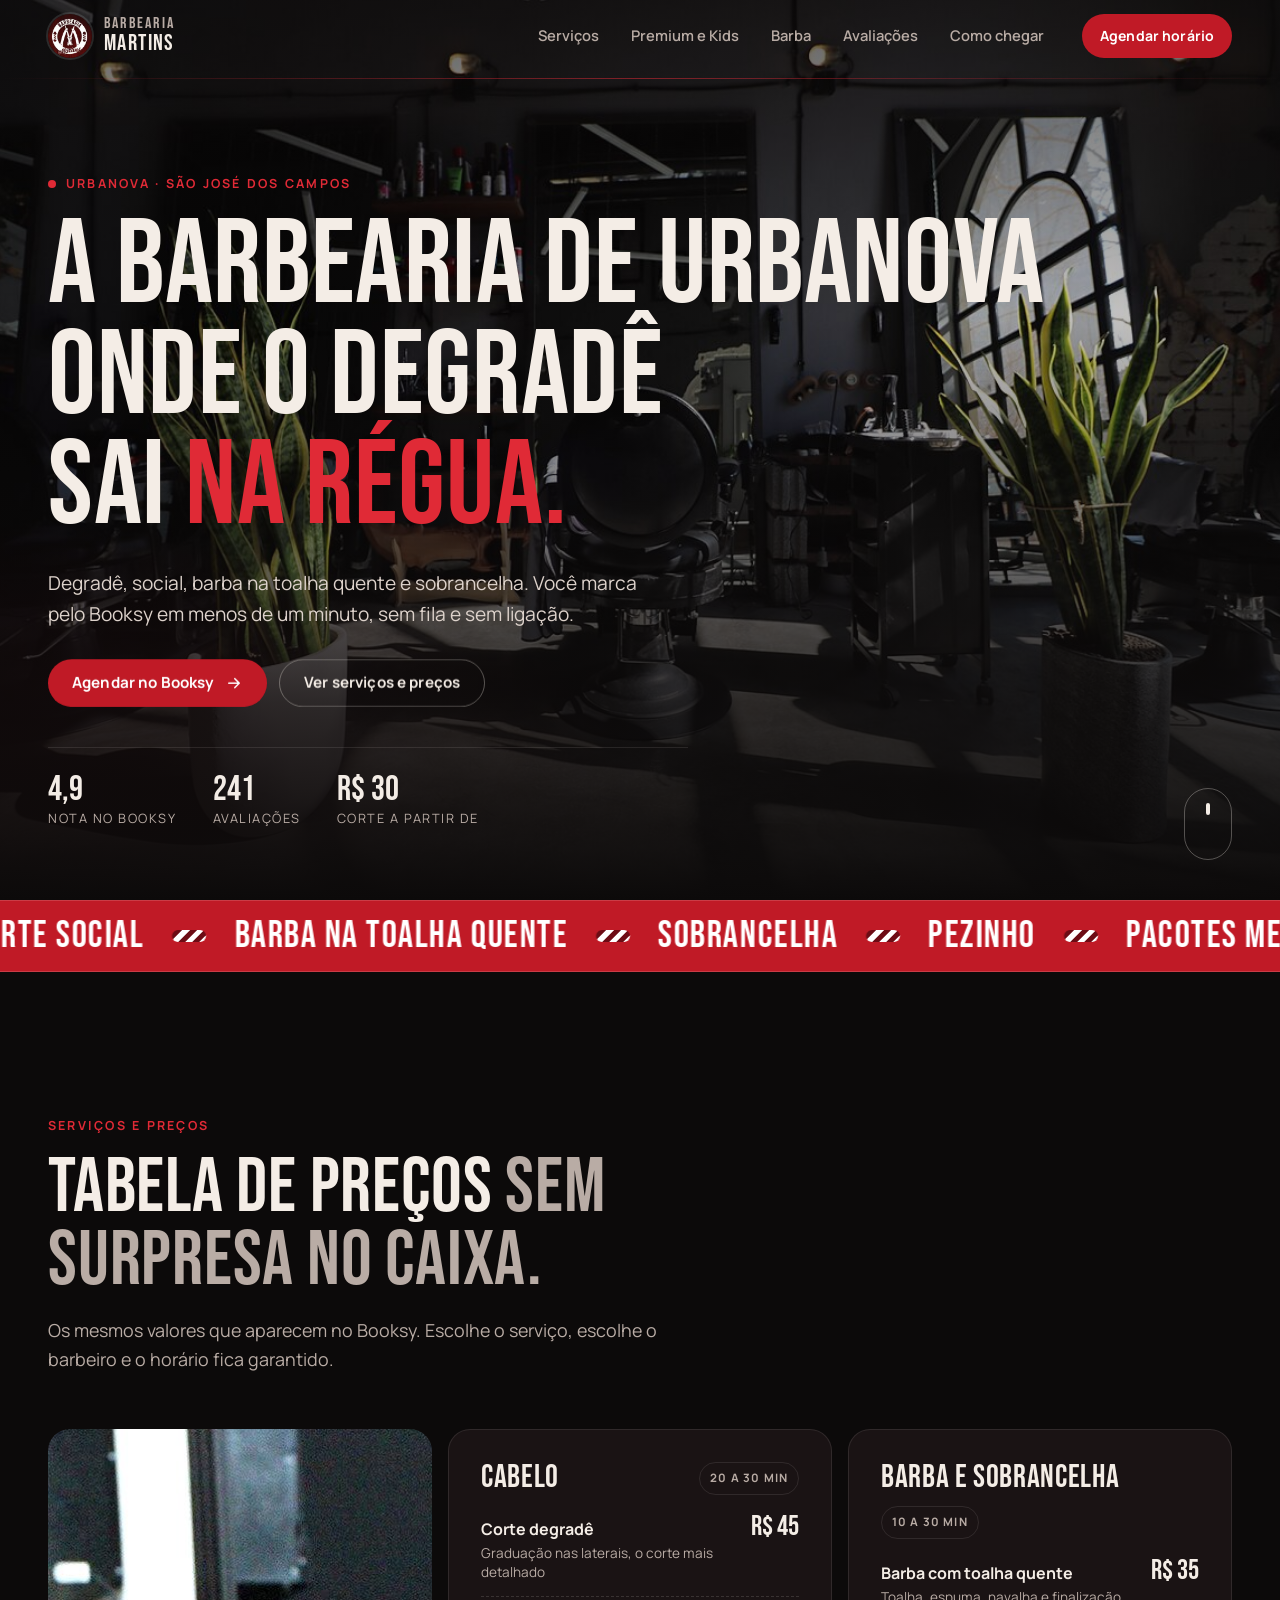
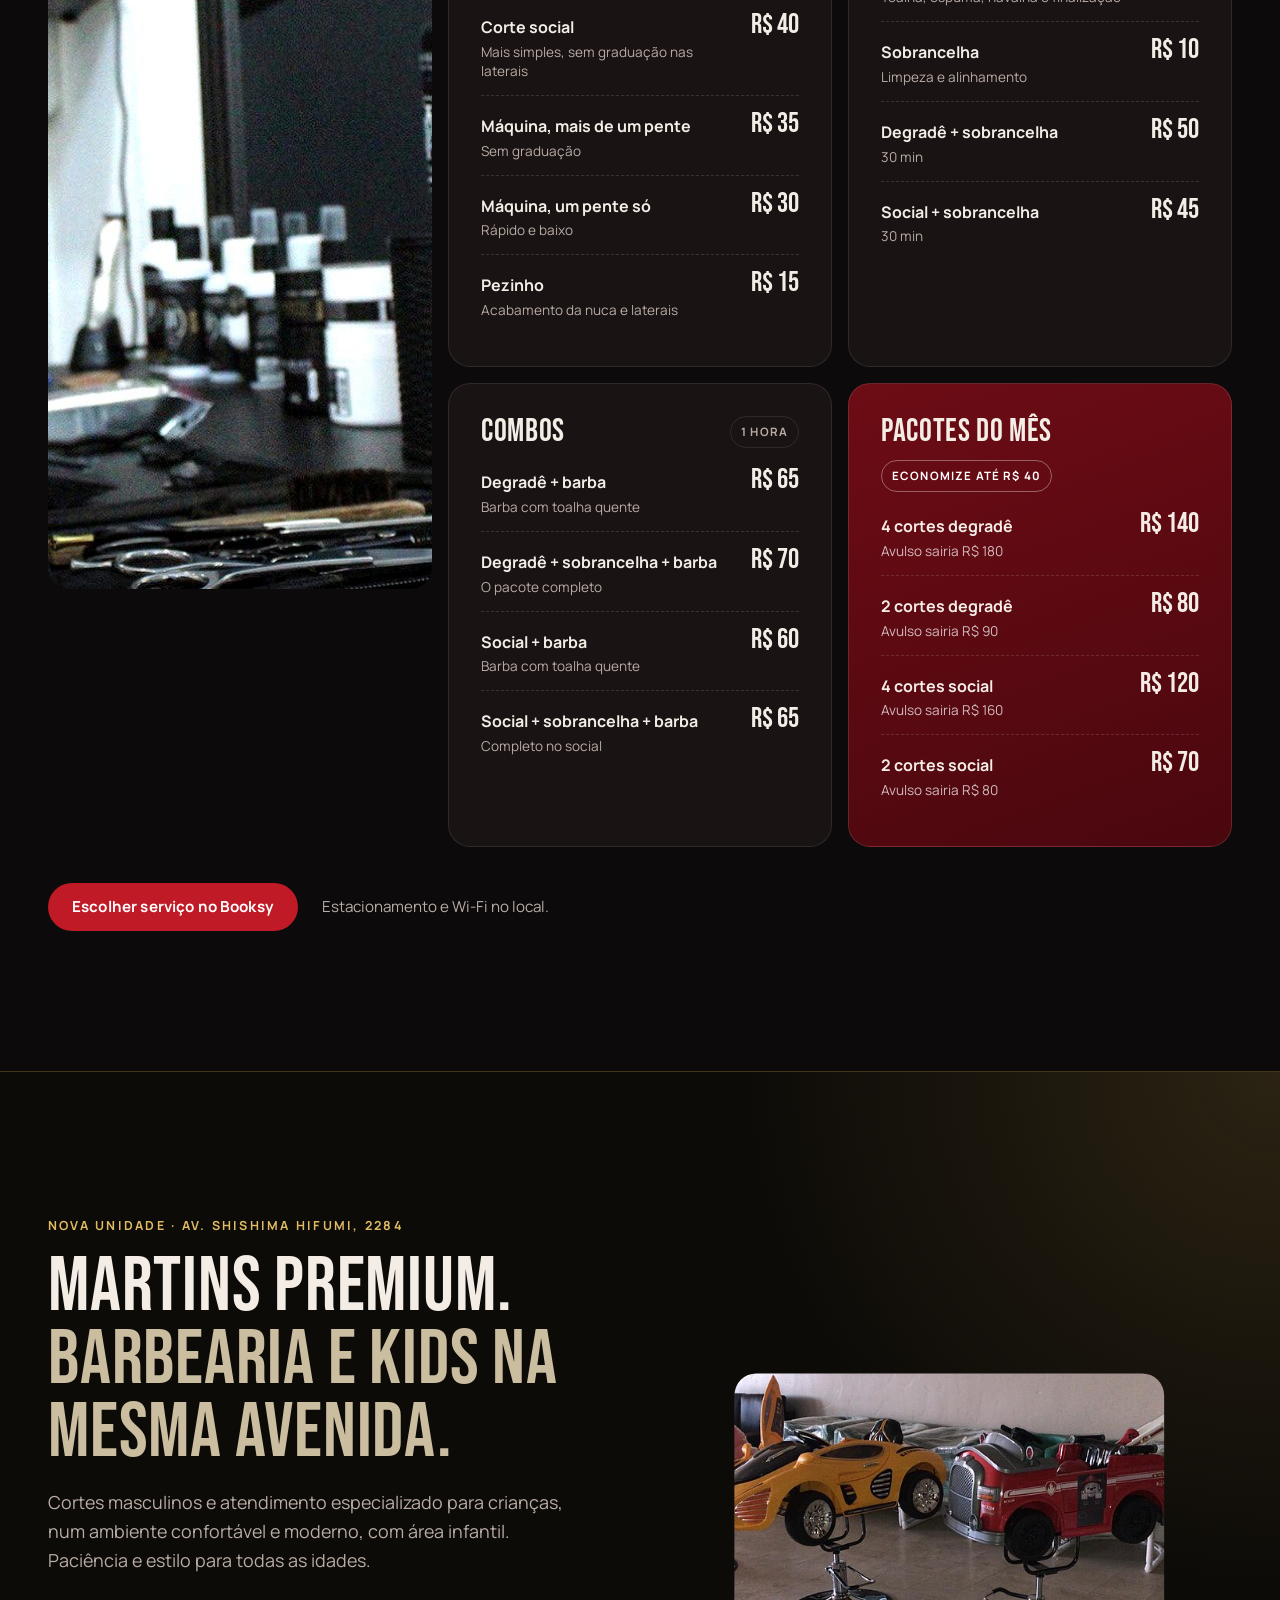
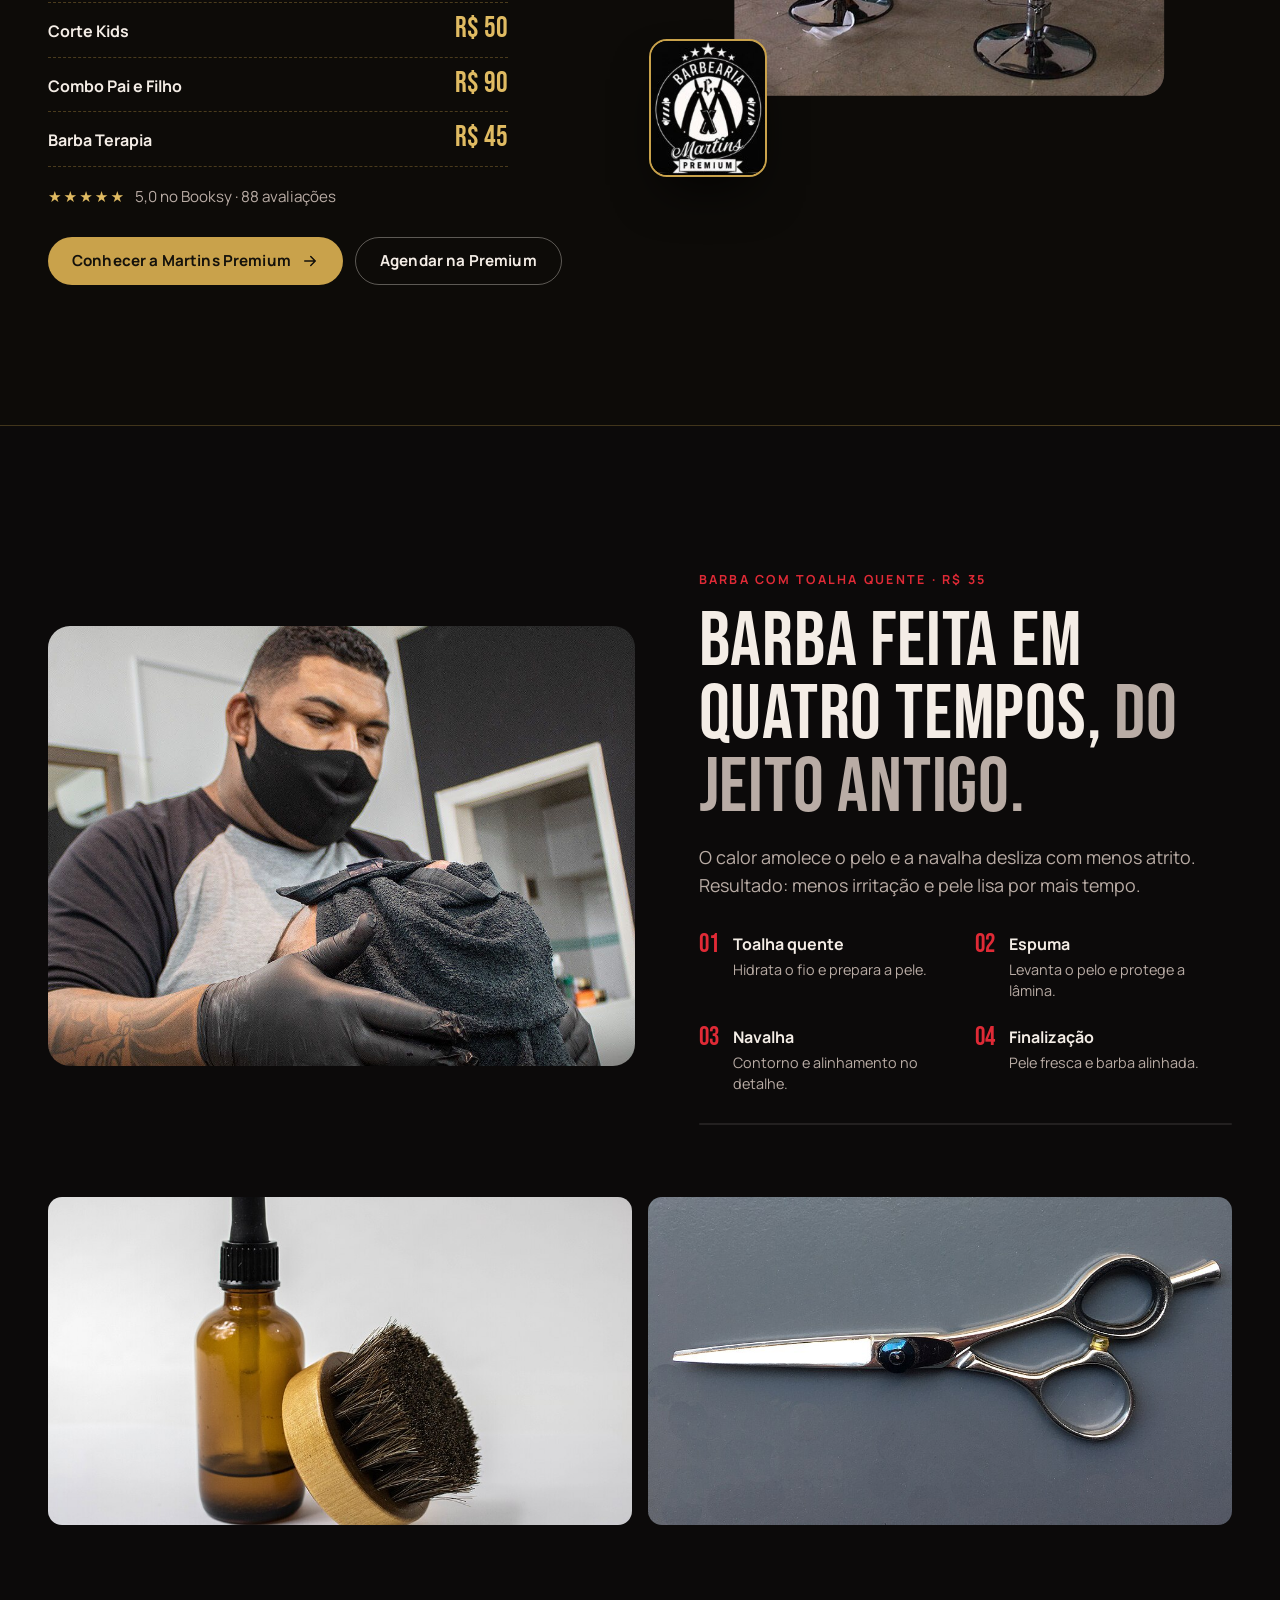
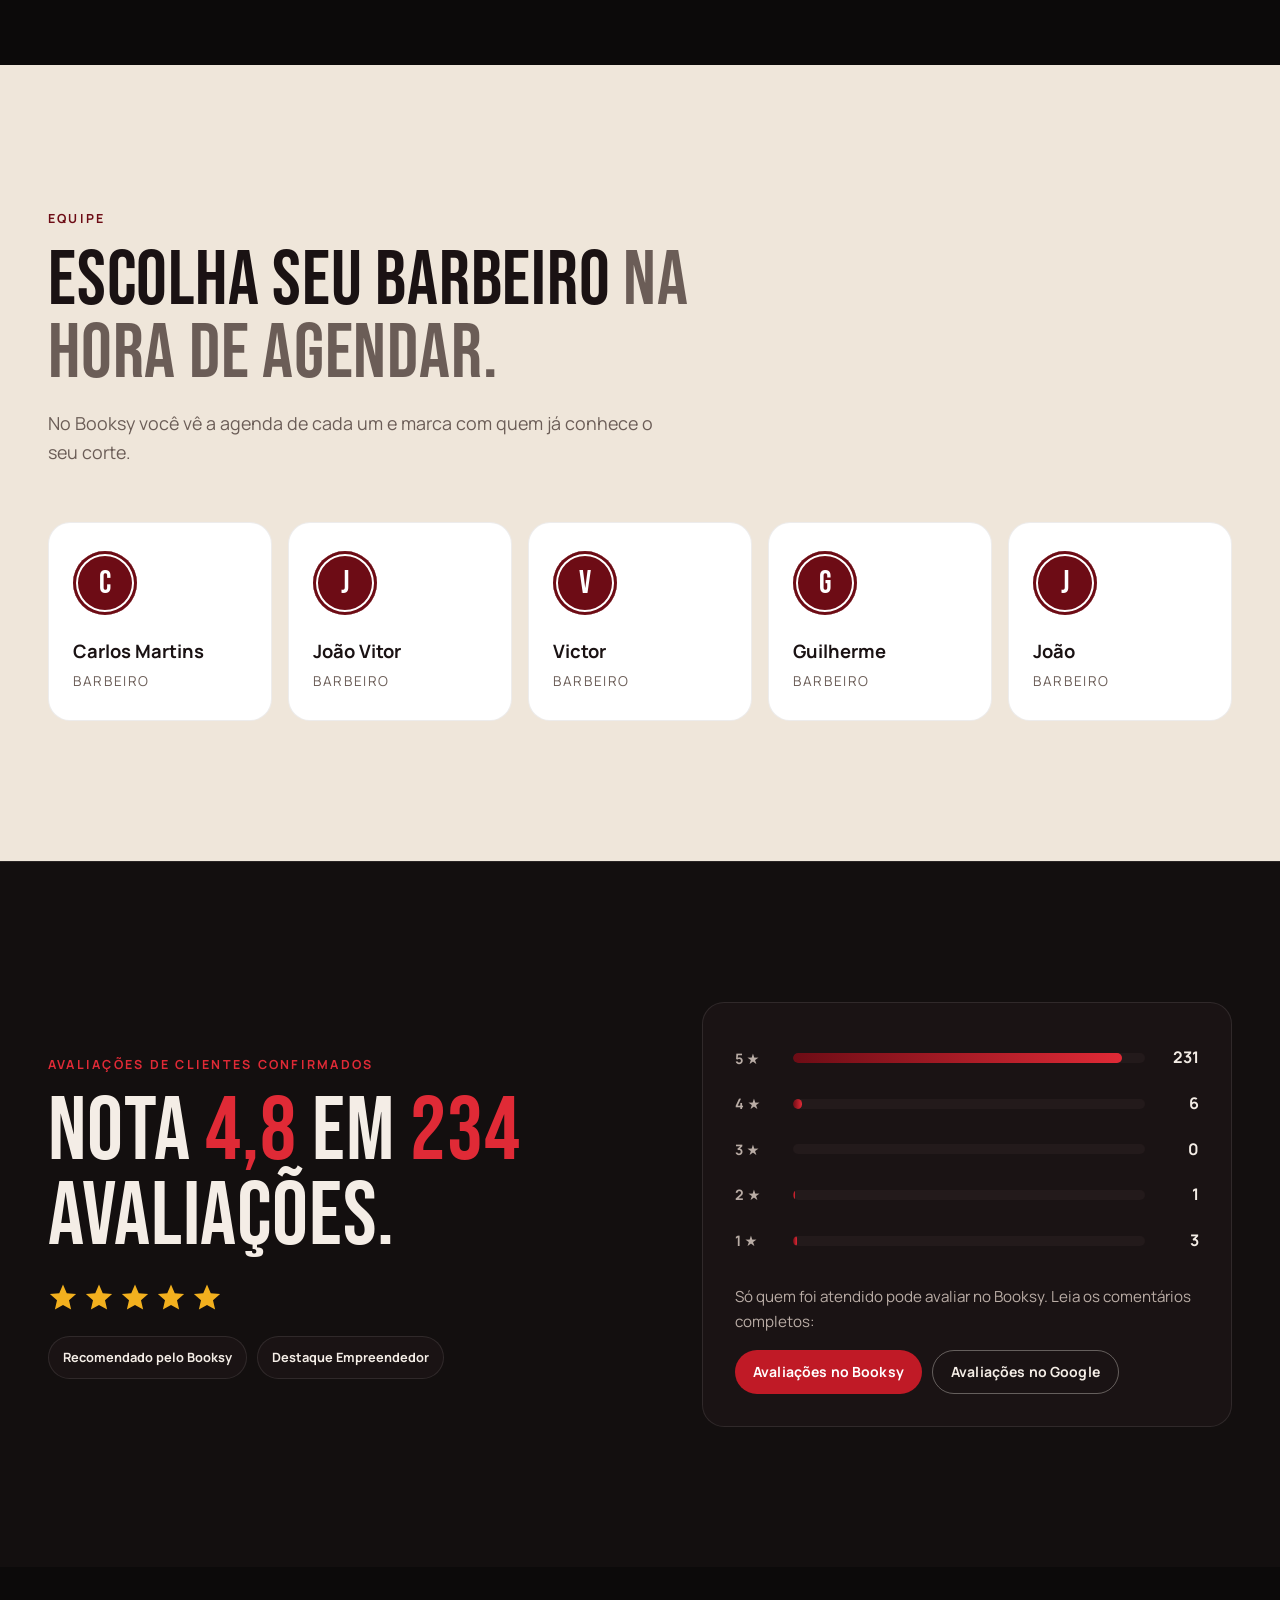
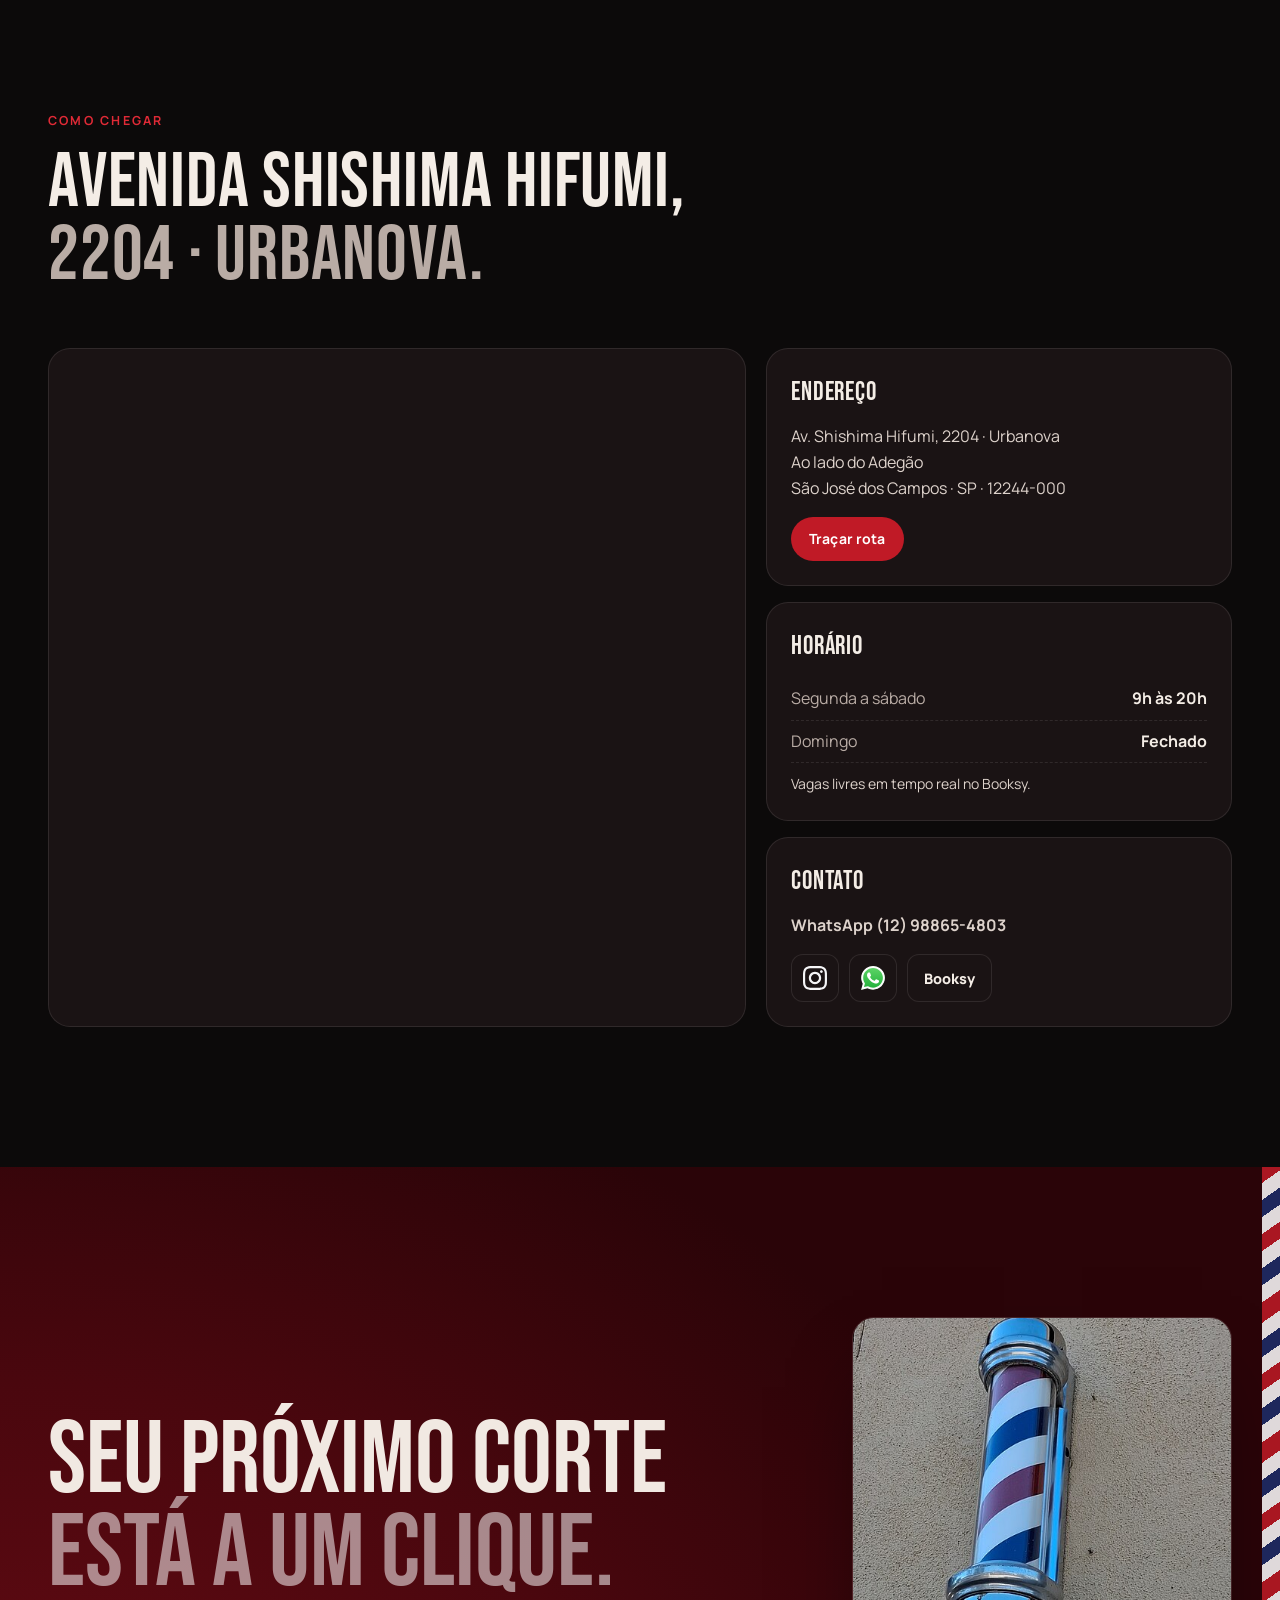
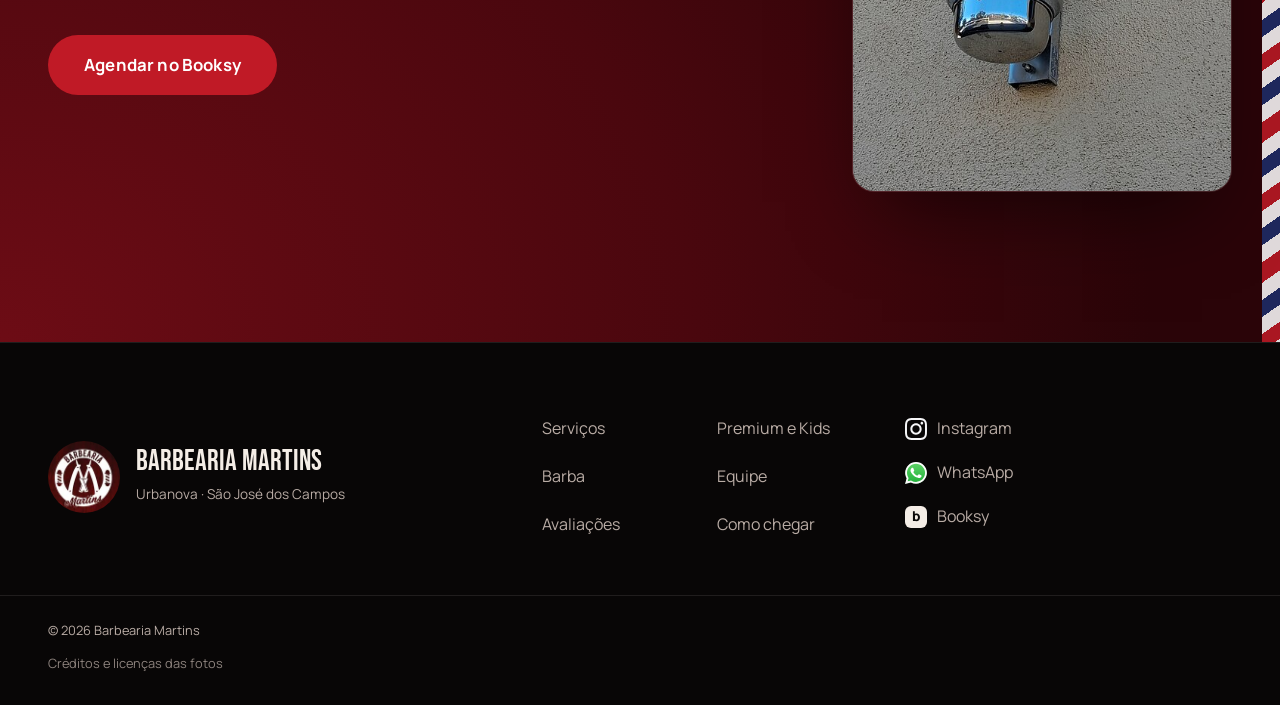
<file: index.html>
<!doctype html>
<html lang="pt-BR">
<head>
  <meta charset="utf-8">
  <meta name="viewport" content="width=device-width, initial-scale=1, viewport-fit=cover">
  <title>Barbearia Martins · Urbanova, São José dos Campos</title>
  <meta name="description" content="Barbearia em Urbanova, São José dos Campos: degradê, corte social, barba na toalha quente e sobrancelha. Nota 4,9 no Booksy. Agende online.">
  <meta name="theme-color" content="#0c0a0a">
  <meta property="og:type" content="website">
  <meta property="og:title" content="Barbearia Martins · Urbanova">
  <meta property="og:description" content="Degradê na régua, barba na toalha quente e sobrancelha. Agende pelo Booksy.">
  <meta property="og:image" content="assets/img/photo-f115207178.jpg">
  <meta property="og:locale" content="pt_BR">
  <link rel="icon" href="assets/img/logo-martins.jpg">
  <link rel="apple-touch-icon" href="assets/img/logo-martins.jpg">
  <link rel="preconnect" href="https://fonts.googleapis.com">
  <link rel="preconnect" href="https://fonts.gstatic.com" crossorigin>
  <link href="https://fonts.googleapis.com/css2?family=Bebas+Neue&family=Manrope:wght@400;500;600;700;800&display=swap" rel="stylesheet">
  <link rel="stylesheet" href="css/style.css">
  <script>document.documentElement.classList.add('js');</script>
  <script type="application/ld+json">
  {
    "@context": "https://schema.org",
    "@type": "BarberShop",
    "name": "Barbearia Martins",
    "image": "assets/img/logo-martins.jpg",
    "telephone": "+55 12 98865-4803",
    "address": {
      "@type": "PostalAddress",
      "streetAddress": "Av. Shishima Hifumi, 2204",
      "addressLocality": "São José dos Campos",
      "addressRegion": "SP",
      "postalCode": "12244-000",
      "addressCountry": "BR"
    },
    "geo": { "@type": "GeoCoordinates", "latitude": -23.20377, "longitude": -45.9438499 },
    "aggregateRating": { "@type": "AggregateRating", "ratingValue": "4.9", "reviewCount": "241" },
    "priceRange": "R$ 10 – R$ 140",
    "sameAs": [
      "https://www.instagram.com/barbeariamartinsurbanova/",
      "https://booksy.com/pt-br/331589_barbearia-martins_barbearias_1026706_sao-jose-dos-campos"
    ]
  }
  </script>
</head>
<body>
<!--
  Barbearia Martins — site institucional estático.
  Animações: GSAP + ScrollTrigger (hero, ciência fixada, ritual), Motion (contagens, revelações, barras),
  padrões de componentes inspirados no 21st.dev (spotlight card, marquee, botão magnético).
  Fotos: banco Wikimedia Commons (licenças livres, créditos no rodapé). Nenhuma foto de cliente real.
-->
<a class="skip" href="#conteudo">Pular para o conteúdo</a>

<div class="loader" aria-hidden="true">
  <div class="loader__inner">
    <img src="assets/img/logo-martins.jpg" alt="" width="150" height="150">
    <div class="loader__pole"><span></span></div>
  </div>
</div>

<header class="nav" id="topo">
  <div class="wrap nav__row">
    <a class="nav__brand" href="#inicio" aria-label="Barbearia Martins, início">
      <img src="assets/img/logo-martins.jpg" alt="" width="48" height="48">
      <span>Barbearia<b>Martins</b></span>
    </a>
    <nav class="nav__links" aria-label="Principal">
      <a href="#servicos">Serviços</a>
      <a href="#premium">Premium e Kids</a>
      <a href="#barba">Barba</a>
      <a href="#avaliacoes">Avaliações</a>
      <a href="#local">Como chegar</a>
    </nav>
    <a class="btn btn--red btn--sm nav__cta magnetic" href="https://booksy.com/pt-br/331589_barbearia-martins_barbearias_1026706_sao-jose-dos-campos#ba_s=seo" target="_blank" rel="noopener">Agendar horário</a>
    <button class="nav__burger" type="button" aria-expanded="false" aria-controls="menu" aria-label="Abrir menu">
      <span></span><span></span>
    </button>
  </div>
</header>

<div class="menu" id="menu" hidden>
  <nav class="wrap menu__list" aria-label="Menu">
    <a href="#servicos">Serviços e preços</a>
    <a href="#premium">Premium e Kids</a>
    <a href="#barba">Barba na toalha quente</a>
    <a href="#equipe">Equipe</a>
    <a href="#avaliacoes">Avaliações</a>
    <a href="#local">Como chegar</a>
  </nav>
  <div class="wrap menu__foot">
    <a class="btn btn--red" href="https://booksy.com/pt-br/331589_barbearia-martins_barbearias_1026706_sao-jose-dos-campos#ba_s=seo" target="_blank" rel="noopener">Agendar no Booksy</a>
    <div class="social">
      <a href="https://www.instagram.com/barbeariamartinsurbanova/" target="_blank" rel="noopener" aria-label="Instagram"><img class="ic-ink" src="assets/icons/instagram.svg" alt="" width="28" height="28"></a>
      <a href="https://wa.me/5512988654803?text=Ol%C3%A1!%20Vim%20pelo%20site%20da%20Barbearia%20Martins." target="_blank" rel="noopener" aria-label="WhatsApp"><img src="assets/icons/whatsapp.svg" alt="" width="28" height="28"></a>
    </div>
  </div>
</div>

<main id="conteudo">

  <!-- HERO -->
  <section class="hero" id="inicio">
    <div class="hero__media">
      <picture>
        <source media="(max-width: 639px)" srcset="assets/img/photo-f115207178-960.jpg">
        <img src="assets/img/photo-f115207178.jpg" srcset="assets/img/photo-f115207178-960.jpg 960w, assets/img/photo-f115207178.jpg 1280w" sizes="100vw" width="1280" height="853" alt="Salão de barbearia escuro com cadeira de barbeiro, espelhos e luz natural entrando pela janela" fetchpriority="high" data-source="stand-in">
      </picture>
    </div>
    <div class="hero__shade"></div>
    <div class="wrap hero__content">
      <p class="eyebrow hero__eyebrow"><span class="dot"></span>Urbanova · São José dos Campos</p>
      <h1 class="hero__title">
        <span class="line"><span>A barbearia de Urbanova</span></span>
        <span class="line"><span>onde o degradê</span></span>
        <span class="line"><span>sai <em>na régua.</em></span></span>
      </h1>
      <p class="hero__lead">Degradê, social, barba na toalha quente e sobrancelha. Você marca pelo Booksy em menos de um minuto, sem fila e sem ligação.</p>
      <div class="hero__actions">
        <a class="btn btn--red magnetic" href="https://booksy.com/pt-br/331589_barbearia-martins_barbearias_1026706_sao-jose-dos-campos#ba_s=seo" target="_blank" rel="noopener">
          Agendar no Booksy
          <svg viewBox="0 0 24 24" aria-hidden="true"><path d="M5 12h14M13 6l6 6-6 6"/></svg>
        </a>
        <a class="btn btn--ghost" href="#servicos">Ver serviços e preços</a>
      </div>
      <ul class="hero__facts">
        <li><strong>4,9</strong><span>nota no Booksy</span></li>
        <li><strong>241</strong><span>avaliações</span></li>
        <li><strong>R$ 30</strong><span>corte a partir de</span></li>
      </ul>
    </div>
    <div class="hero__razor" aria-hidden="true"></div>
    <a class="hero__scroll" href="#servicos" aria-label="Rolar para os serviços"><span></span></a>
  </section>

  <!-- MARQUEE (padrão 21st.dev) -->
  <div class="marquee" aria-hidden="true">
    <div class="marquee__track">
      <span>Degradê</span><i></i><span>Corte social</span><i></i><span>Barba na toalha quente</span><i></i><span>Sobrancelha</span><i></i><span>Pezinho</span><i></i><span>Pacotes mensais</span><i></i>
      <span>Degradê</span><i></i><span>Corte social</span><i></i><span>Barba na toalha quente</span><i></i><span>Sobrancelha</span><i></i><span>Pezinho</span><i></i><span>Pacotes mensais</span><i></i>
    </div>
  </div>

  <!-- SERVIÇOS -->
  <section class="services" id="servicos">
    <div class="wrap">
      <div class="sec-head">
        <p class="eyebrow">Serviços e preços</p>
        <h2 class="sec-title">Tabela de preços <span>sem surpresa no caixa.</span></h2>
        <p class="sec-lead">Os mesmos valores que aparecem no Booksy. Escolhe o serviço, escolhe o barbeiro e o horário fica garantido.</p>
      </div>

      <div class="services__grid">
        <figure class="services__photo">
          <img src="assets/img/ig-materiais-415.jpg" sizes="(max-width: 1023px) 100vw, 30vw" width="415" height="755" alt="Bancada da Barbearia Martins com máquina, produtos e kit de tesouras e navalhas" loading="lazy" decoding="async" data-source="client">
        </figure>

        <article class="card spot reveal">
          <header class="card__head"><h3>Cabelo</h3><span class="tag">20 a 30 min</span></header>
          <ul class="price">
            <li><div><b>Corte degradê</b><small>Graduação nas laterais, o corte mais detalhado</small></div><span>R$ 45</span></li>
            <li><div><b>Corte social</b><small>Mais simples, sem graduação nas laterais</small></div><span>R$ 40</span></li>
            <li><div><b>Máquina, mais de um pente</b><small>Sem graduação</small></div><span>R$ 35</span></li>
            <li><div><b>Máquina, um pente só</b><small>Rápido e baixo</small></div><span>R$ 30</span></li>
            <li><div><b>Pezinho</b><small>Acabamento da nuca e laterais</small></div><span>R$ 15</span></li>
          </ul>
        </article>

        <article class="card spot reveal">
          <header class="card__head"><h3>Barba e sobrancelha</h3><span class="tag">10 a 30 min</span></header>
          <ul class="price">
            <li><div><b>Barba com toalha quente</b><small>Toalha, espuma, navalha e finalização</small></div><span>R$ 35</span></li>
            <li><div><b>Sobrancelha</b><small>Limpeza e alinhamento</small></div><span>R$ 10</span></li>
            <li><div><b>Degradê + sobrancelha</b><small>30 min</small></div><span>R$ 50</span></li>
            <li><div><b>Social + sobrancelha</b><small>30 min</small></div><span>R$ 45</span></li>
          </ul>
        </article>

        <article class="card spot reveal">
          <header class="card__head"><h3>Combos</h3><span class="tag">1 hora</span></header>
          <ul class="price">
            <li><div><b>Degradê + barba</b><small>Barba com toalha quente</small></div><span>R$ 65</span></li>
            <li><div><b>Degradê + sobrancelha + barba</b><small>O pacote completo</small></div><span>R$ 70</span></li>
            <li><div><b>Social + barba</b><small>Barba com toalha quente</small></div><span>R$ 60</span></li>
            <li><div><b>Social + sobrancelha + barba</b><small>Completo no social</small></div><span>R$ 65</span></li>
          </ul>
        </article>

        <article class="card card--red spot reveal">
          <header class="card__head"><h3>Pacotes do mês</h3><span class="tag tag--light">Economize até R$ 40</span></header>
          <ul class="price">
            <li><div><b>4 cortes degradê</b><small>Avulso sairia R$ 180</small></div><span>R$ 140</span></li>
            <li><div><b>2 cortes degradê</b><small>Avulso sairia R$ 90</small></div><span>R$ 80</span></li>
            <li><div><b>4 cortes social</b><small>Avulso sairia R$ 160</small></div><span>R$ 120</span></li>
            <li><div><b>2 cortes social</b><small>Avulso sairia R$ 80</small></div><span>R$ 70</span></li>
          </ul>
        </article>
      </div>

      <div class="services__cta">
        <a class="btn btn--red magnetic" href="https://booksy.com/pt-br/331589_barbearia-martins_barbearias_1026706_sao-jose-dos-campos#ba_s=seo" target="_blank" rel="noopener">Escolher serviço no Booksy</a>
        <p>Estacionamento e Wi-Fi no local.</p>
      </div>
    </div>
  </section>

  <!-- MARTINS PREMIUM E KIDS -->
  <section class="teaser" id="premium">
    <div class="wrap teaser__grid">
      <div class="teaser__text">
        <p class="eyebrow">Nova unidade · Av. Shishima Hifumi, 2284</p>
        <h2 class="sec-title">Martins Premium. <span>Barbearia e kids na mesma avenida.</span></h2>
        <p class="sec-lead">Cortes masculinos e atendimento especializado para crianças, num ambiente confortável e moderno, com área infantil. Paciência e estilo para todas as idades.</p>
        <ul class="teaser__list">
          <li><b>Corte Kids</b><span>R$ 50</span></li>
          <li><b>Combo Pai e Filho</b><span>R$ 90</span></li>
          <li><b>Barba Terapia</b><span>R$ 45</span></li>
        </ul>
        <p class="teaser__rating"><span class="teaser__stars" aria-hidden="true">★★★★★</span> 5,0 no Booksy · 88 avaliações</p>
        <div class="teaser__actions">
          <a class="btn btn--gold magnetic" href="premium.html">Conhecer a Martins Premium
            <svg viewBox="0 0 24 24" aria-hidden="true"><path d="M5 12h14M13 6l6 6-6 6"/></svg>
          </a>
          <a class="btn btn--ghost" href="https://booksy.com/pt-br/391658_barbearia-martins-premium_barbearias_1026706_sao-jose-dos-campos#ba_s=seo" target="_blank" rel="noopener">Agendar na Premium</a>
        </div>
      </div>
      <a class="teaser__media" href="premium.html" aria-label="Conhecer a Martins Premium Barbearia e Kids">
        <figure class="teaser__photo">
          <img src="assets/img/photo-f90406670-960.jpg" srcset="assets/img/photo-f90406670-500.jpg 500w, assets/img/photo-f90406670-960.jpg 960w, assets/img/photo-f90406670.jpg 1280w" sizes="(max-width: 1023px) 100vw, 50vw" width="1280" height="720" alt="Cadeiras infantis de barbearia em formato de carro" loading="lazy" decoding="async" data-source="stand-in">
        </figure>
        <img class="teaser__badge" src="assets/img/logo-premium-160.jpg" alt="" width="160" height="187" loading="lazy">
      </a>
    </div>
  </section>

  <!-- BARBA -->
  <section class="beard" id="barba">
    <div class="wrap beard__grid">
      <figure class="beard__photo">
        <img src="assets/img/ig-toalha-quente-1080.jpg" srcset="assets/img/ig-toalha-quente-600.jpg 600w, assets/img/ig-toalha-quente-1080.jpg 1080w" sizes="(max-width: 1023px) 100vw, 50vw" width="1080" height="810" alt="Barbeiro da Barbearia Martins aplicando a toalha quente antes da barba" loading="lazy" decoding="async" data-source="client">
      </figure>
      <div class="beard__text">
        <p class="eyebrow">Barba com toalha quente · R$ 35</p>
        <h2 class="sec-title">Barba feita em quatro tempos, <span>do jeito antigo.</span></h2>
        <p class="sec-lead">O calor amolece o pelo e a navalha desliza com menos atrito. Resultado: menos irritação e pele lisa por mais tempo.</p>
        <ol class="steps">
          <li><span>01</span><div><b>Toalha quente</b><p>Hidrata o fio e prepara a pele.</p></div></li>
          <li><span>02</span><div><b>Espuma</b><p>Levanta o pelo e protege a lâmina.</p></div></li>
          <li><span>03</span><div><b>Navalha</b><p>Contorno e alinhamento no detalhe.</p></div></li>
          <li><span>04</span><div><b>Finalização</b><p>Pele fresca e barba alinhada.</p></div></li>
        </ol>
        <div class="steps__line" aria-hidden="true"><b></b></div>
      </div>
    </div>
    <div class="wrap beard__strip">
      <figure><img src="assets/img/photo-f148403508-960.jpg" srcset="assets/img/photo-f148403508-500.jpg 500w, assets/img/photo-f148403508-960.jpg 960w" sizes="50vw" width="960" height="640" alt="Frasco de óleo para barba ao lado de escova de cerdas" loading="lazy" decoding="async" data-source="stand-in"></figure>
      <figure><img src="assets/img/photo-f118141964-960.jpg" srcset="assets/img/photo-f118141964-500.jpg 500w, assets/img/photo-f118141964-960.jpg 960w" sizes="50vw" width="960" height="539" alt="Tesoura profissional de barbeiro sobre fundo cinza" loading="lazy" decoding="async" data-source="stand-in"></figure>
    </div>
  </section>

  <!-- EQUIPE -->
  <section class="team" id="equipe">
    <div class="wrap">
      <div class="sec-head">
        <p class="eyebrow">Equipe</p>
        <h2 class="sec-title">Escolha seu barbeiro <span>na hora de agendar.</span></h2>
        <p class="sec-lead">No Booksy você vê a agenda de cada um e marca com quem já conhece o seu corte.</p>
      </div>
      <ul class="team__list">
        <li class="spot reveal"><span class="team__initial">C</span><b>Carlos Martins</b><small>Barbeiro</small></li>
        <li class="spot reveal"><span class="team__initial">J</span><b>João Vitor</b><small>Barbeiro</small></li>
        <li class="spot reveal"><span class="team__initial">V</span><b>Victor</b><small>Barbeiro</small></li>
        <li class="spot reveal"><span class="team__initial">G</span><b>Guilherme</b><small>Barbeiro</small></li>
        <li class="spot reveal"><span class="team__initial">J</span><b>João</b><small>Barbeiro</small></li>
      </ul>
    </div>
  </section>

  <!-- AVALIAÇÕES -->
  <section class="reviews" id="avaliacoes">
    <div class="wrap reviews__grid">
      <div class="reviews__score">
        <p class="eyebrow">Avaliações de clientes confirmados</p>
        <h2 class="sec-title">Nota <span class="count" data-to="4.9" data-dec="1">4,9</span> em <span class="count" data-to="241" data-dec="0">241</span> avaliações.</h2>
        <div class="stars" aria-label="4,9 de 5 estrelas">
          <svg viewBox="0 0 24 24" aria-hidden="true"><path d="M12 2l3 6.9 7.5.7-5.7 5 1.7 7.4L12 18.3 5.5 22l1.7-7.4L1.5 9.6 9 8.9z"/></svg>
          <svg viewBox="0 0 24 24" aria-hidden="true"><path d="M12 2l3 6.9 7.5.7-5.7 5 1.7 7.4L12 18.3 5.5 22l1.7-7.4L1.5 9.6 9 8.9z"/></svg>
          <svg viewBox="0 0 24 24" aria-hidden="true"><path d="M12 2l3 6.9 7.5.7-5.7 5 1.7 7.4L12 18.3 5.5 22l1.7-7.4L1.5 9.6 9 8.9z"/></svg>
          <svg viewBox="0 0 24 24" aria-hidden="true"><path d="M12 2l3 6.9 7.5.7-5.7 5 1.7 7.4L12 18.3 5.5 22l1.7-7.4L1.5 9.6 9 8.9z"/></svg>
          <svg viewBox="0 0 24 24" aria-hidden="true"><path d="M12 2l3 6.9 7.5.7-5.7 5 1.7 7.4L12 18.3 5.5 22l1.7-7.4L1.5 9.6 9 8.9z"/></svg>
        </div>
        <ul class="badges">
          <li>Recomendado pelo Booksy</li>
          <li>Destaque Empreendedor</li>
        </ul>
      </div>
      <div class="reviews__bars card">
        <ul class="bars">
          <li><span>5 ★</span><i><b data-w="95.9"></b></i><em>231</em></li>
          <li><span>4 ★</span><i><b data-w="2.5"></b></i><em>6</em></li>
          <li><span>3 ★</span><i><b data-w="0"></b></i><em>0</em></li>
          <li><span>2 ★</span><i><b data-w="0.4"></b></i><em>1</em></li>
          <li><span>1 ★</span><i><b data-w="1.2"></b></i><em>3</em></li>
        </ul>
        <p class="reviews__note">Só quem foi atendido pode avaliar no Booksy. Leia os comentários completos:</p>
        <div class="reviews__links">
          <a class="btn btn--red btn--sm" href="https://booksy.com/pt-br/331589_barbearia-martins_barbearias_1026706_sao-jose-dos-campos#ba_s=seo" target="_blank" rel="noopener">Avaliações no Booksy</a>
          <a class="btn btn--ghost btn--sm" href="https://www.google.com/maps/search/?api=1&amp;query=Barbearia+Martins+Av.+Shishima+Hifumi+2204+S%C3%A3o+Jos%C3%A9+dos+Campos" target="_blank" rel="noopener">Avaliações no Google</a>
        </div>
      </div>
    </div>
  </section>

  <!-- LOCALIZAÇÃO -->
  <section class="visit" id="local">
    <div class="wrap">
      <div class="sec-head">
        <p class="eyebrow">Como chegar</p>
        <h2 class="sec-title">Avenida Shishima Hifumi, <span>2204 · Urbanova.</span></h2>
      </div>
      <div class="visit__grid">
        <div class="visit__map">
          <iframe title="Mapa interativo da Barbearia Martins no Google Maps" src="https://maps.google.com/maps?q=-23.20377,-45.9438499&amp;z=16&amp;hl=pt-BR&amp;output=embed" loading="lazy" referrerpolicy="no-referrer-when-downgrade" allowfullscreen></iframe>
        </div>
        <div class="visit__info">
          <div class="info-block">
            <h3>Endereço</h3>
            <p>Av. Shishima Hifumi, 2204 · Urbanova<br>Ao lado do Adegão<br>São José dos Campos · SP · 12244-000</p>
            <a class="btn btn--red btn--sm magnetic" href="https://www.google.com/maps/dir/?api=1&amp;destination=-23.20377,-45.9438499" target="_blank" rel="noopener">Traçar rota</a>
          </div>
          <div class="info-block">
            <h3>Horário</h3>
            <ul class="hours">
              <li><span>Segunda a sábado</span><b>9h às 20h</b></li>
              <li><span>Domingo</span><b data-assumed>Fechado</b></li>
            </ul>
            <p class="small">Vagas livres em tempo real no Booksy.</p>
          </div>
          <div class="info-block">
            <h3>Contato</h3>
            <p><a class="link" href="https://wa.me/5512988654803?text=Ol%C3%A1!%20Vim%20pelo%20site%20da%20Barbearia%20Martins." target="_blank" rel="noopener">WhatsApp (12) 98865-4803</a></p>
            <div class="social">
              <a href="https://www.instagram.com/barbeariamartinsurbanova/" target="_blank" rel="noopener" aria-label="Instagram da Barbearia Martins"><img class="ic-ink" src="assets/icons/instagram.svg" alt="" width="28" height="28"></a>
              <a href="https://wa.me/5512988654803?text=Ol%C3%A1!%20Vim%20pelo%20site%20da%20Barbearia%20Martins." target="_blank" rel="noopener" aria-label="WhatsApp da Barbearia Martins"><img src="assets/icons/whatsapp.svg" alt="" width="28" height="28"></a>
              <a href="https://booksy.com/pt-br/331589_barbearia-martins_barbearias_1026706_sao-jose-dos-campos#ba_s=seo" target="_blank" rel="noopener" aria-label="Booksy da Barbearia Martins" class="social__txt">Booksy</a>
            </div>
          </div>
        </div>
      </div>
    </div>
  </section>

  <!-- FECHAMENTO -->
  <section class="close" id="agendar">
    <div class="wrap close__inner">
      <div class="close__text">
        <h2 class="close__title"><span>Seu próximo corte</span><span>está a um clique.</span></h2>
        <a class="btn btn--red btn--lg magnetic" href="https://booksy.com/pt-br/331589_barbearia-martins_barbearias_1026706_sao-jose-dos-campos#ba_s=seo" target="_blank" rel="noopener">Agendar no Booksy</a>
      </div>
      <figure class="close__media">
        <img src="assets/img/photo-f201493987-500.jpg" width="500" height="667" alt="Poste de barbeiro listrado preso a uma parede" loading="lazy" decoding="async" data-source="stand-in">
      </figure>
    </div>
    <div class="pole" aria-hidden="true"></div>
  </section>
</main>

<footer class="foot">
  <div class="wrap foot__grid">
    <div class="foot__brand">
      <img src="assets/img/logo-martins.jpg" alt="Logo da Barbearia Martins" width="72" height="72" loading="lazy">
      <p>Barbearia Martins<br><span>Urbanova · São José dos Campos</span></p>
    </div>
    <nav class="foot__nav" aria-label="Rodapé">
      <a href="#servicos">Serviços</a>
      <a href="#premium">Premium e Kids</a>
      <a href="#barba">Barba</a>
      <a href="#equipe">Equipe</a>
      <a href="#avaliacoes">Avaliações</a>
      <a href="#local">Como chegar</a>
    </nav>
    <div class="foot__social">
      <a href="https://www.instagram.com/barbeariamartinsurbanova/" target="_blank" rel="noopener"><img class="ic-ink" src="assets/icons/instagram.svg" alt="" width="22" height="22">Instagram</a>
      <a href="https://wa.me/5512988654803" target="_blank" rel="noopener"><img src="assets/icons/whatsapp.svg" alt="" width="22" height="22">WhatsApp</a>
      <!-- Facebook: adicionar quando a barbearia informar o link da página -->
      <a href="https://booksy.com/pt-br/331589_barbearia-martins_barbearias_1026706_sao-jose-dos-campos#ba_s=seo" target="_blank" rel="noopener"><span class="foot__b" aria-hidden="true">b</span>Booksy</a>
    </div>
  </div>
  <div class="wrap foot__base">
    <p>© <span class="year">2026</span> Barbearia Martins</p>
    <p><a class="credits" href="creditos.html">Créditos e licenças das fotos</a></p>
  </div>
</footer>

<nav class="dock" aria-label="Ações rápidas">
  <a href="https://booksy.com/pt-br/331589_barbearia-martins_barbearias_1026706_sao-jose-dos-campos#ba_s=seo" target="_blank" rel="noopener" class="dock__main">Agendar</a>
  <a href="https://wa.me/5512988654803?text=Ol%C3%A1!%20Vim%20pelo%20site%20da%20Barbearia%20Martins." target="_blank" rel="noopener"><img src="assets/icons/whatsapp.svg" alt="" width="20" height="20">WhatsApp</a>
  <a href="https://www.google.com/maps/dir/?api=1&amp;destination=-23.20377,-45.9438499" target="_blank" rel="noopener"><svg viewBox="0 0 24 24" aria-hidden="true"><path d="M12 22s7-7.1 7-12.5A7 7 0 0 0 5 9.5C5 14.9 12 22 12 22z"/><circle cx="12" cy="9.5" r="2.5"/></svg>Rota</a>
</nav>

<script src="assets/vendor/gsap.min.js"></script>
<script src="assets/vendor/ScrollTrigger.min.js"></script>
<script src="assets/vendor/motion.js"></script>
<script src="js/main.js"></script>
</body>
</html>
</file>
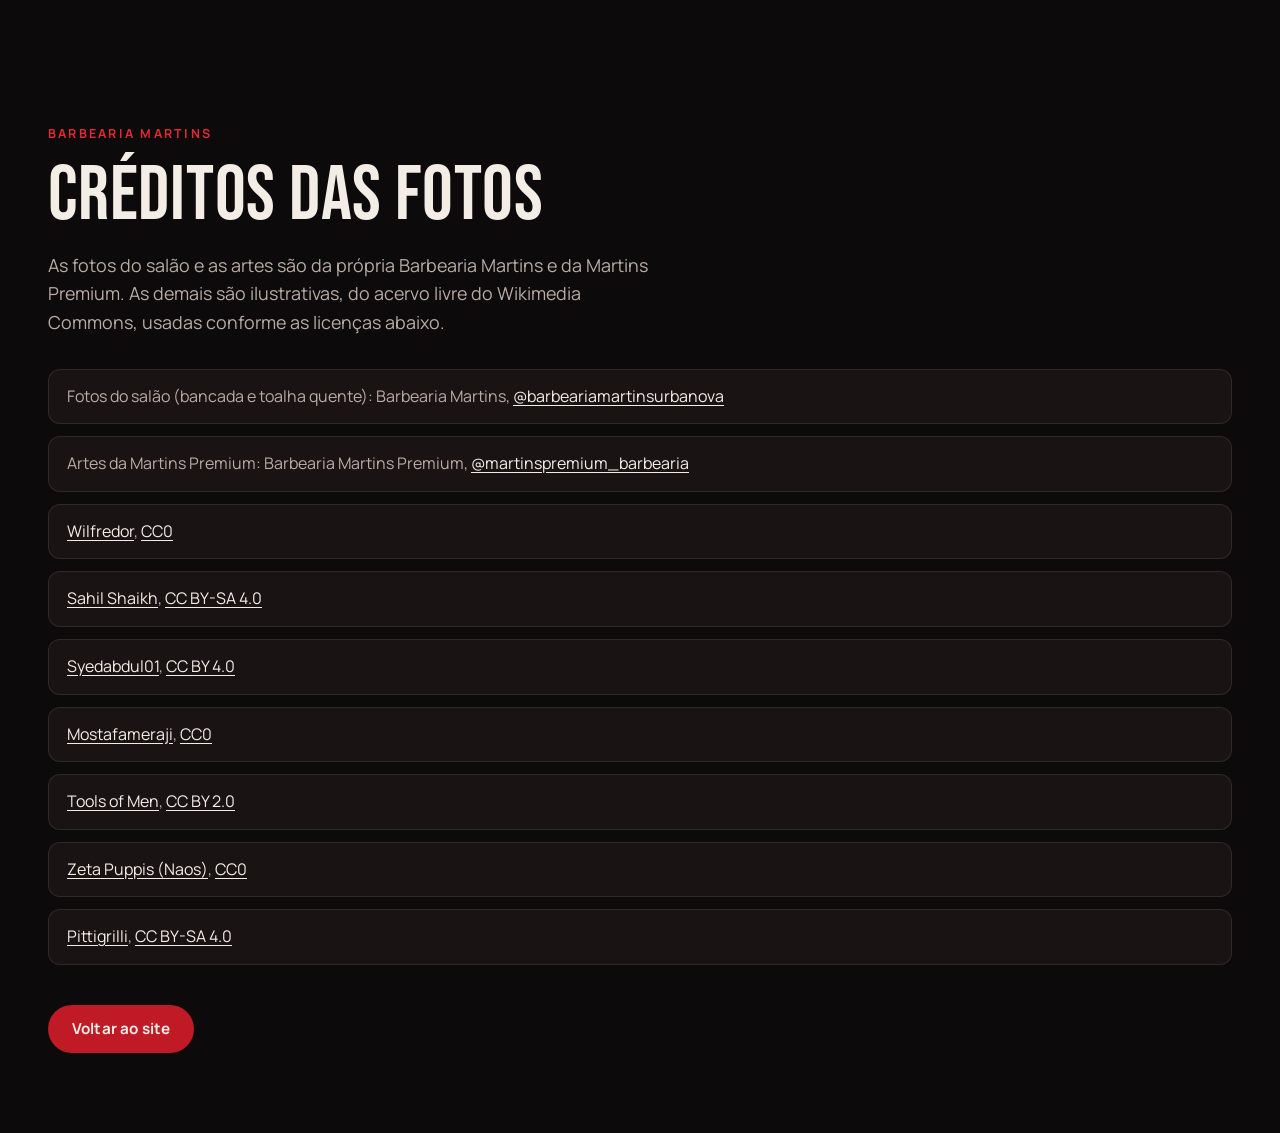
<file: creditos.html>
<!doctype html>
<html lang="pt-BR">
<head>
<meta charset="utf-8"><meta name="viewport" content="width=device-width, initial-scale=1">
<title>Créditos das fotos · Barbearia Martins</title>
<meta name="description" content="Créditos e licenças das fotografias ilustrativas usadas no site da Barbearia Martins.">
<meta name="robots" content="noindex">
<link rel="icon" href="assets/img/logo-martins.jpg">
<link href="https://fonts.googleapis.com/css2?family=Bebas+Neue&family=Manrope:wght@400;700&display=swap" rel="stylesheet">
<link rel="stylesheet" href="css/style.css">
<style>
 .cred{padding:120px 0 80px;min-height:100vh}
 .cred ul{display:grid;gap:12px;margin-top:32px}
 .cred li{padding:14px 18px;background:var(--surface);border:1px solid var(--line);border-radius:12px;color:var(--muted)}
 .cred a{color:var(--ink);text-decoration:underline;text-underline-offset:3px}
 .cred .btn{text-decoration:none;margin-top:40px}
</style>
</head>
<body>
<main class="cred"><div class="wrap">
<p class="eyebrow">Barbearia Martins</p>
<h1 class="sec-title">Créditos das fotos</h1>
<p class="sec-lead">As fotos do salão e as artes são da própria Barbearia Martins e da Martins Premium. As demais são ilustrativas, do acervo livre do Wikimedia Commons, usadas conforme as licenças abaixo.</p>
  <ul>
    <li>Fotos do salão (bancada e toalha quente): Barbearia Martins, <a href="https://www.instagram.com/barbeariamartinsurbanova/">@barbeariamartinsurbanova</a></li>
    <li>Artes da Martins Premium: Barbearia Martins Premium, <a href="https://www.instagram.com/martinspremium_barbearia/">@martinspremium_barbearia</a></li>
    <li><a href="https://commons.wikimedia.org/wiki/File:Barber_shop,_Quebec_city,_Canada.jpg">Wilfredor</a>, <a href="http://creativecommons.org/publicdomain/zero/1.0/deed.en">CC0</a></li>
    <li><a href="https://commons.wikimedia.org/wiki/File:Kids_car_barber_chair.jpg">Sahil Shaikh</a>, <a href="https://creativecommons.org/licenses/by-sa/4.0">CC BY-SA 4.0</a></li>
    <li><a href="https://commons.wikimedia.org/wiki/File:Toy_car_in_hand.jpg">Syedabdul01</a>, <a href="https://creativecommons.org/licenses/by/4.0">CC BY 4.0</a></li>
    <li><a href="https://commons.wikimedia.org/wiki/File:Jorj_barbershop_in_mashhad_iran_canon_photography_mostafa_meraji_08.jpg">Mostafameraji</a>, <a href="http://creativecommons.org/publicdomain/zero/1.0/deed.en">CC0</a></li>
    <li><a href="https://commons.wikimedia.org/wiki/File:Beard_Oil_and_Brush.jpg">Tools of Men</a>, <a href="https://creativecommons.org/licenses/by/2.0">CC BY 2.0</a></li>
    <li><a href="https://commons.wikimedia.org/wiki/File:Barberpole_of_Floyd%27s_Barbershop,_Irvine.jpg">Zeta Puppis (Naos)</a>, <a href="http://creativecommons.org/publicdomain/zero/1.0/deed.en">CC0</a></li>
    <li><a href="https://commons.wikimedia.org/wiki/File:Standard-type_haircutting_shears_for_hairdressers.jpg">Pittigrilli</a>, <a href="https://creativecommons.org/licenses/by-sa/4.0">CC BY-SA 4.0</a></li>
  </ul>
<a class="btn btn--red" href="index.html">Voltar ao site</a>
</div></main>
</body>
</html>
</file>
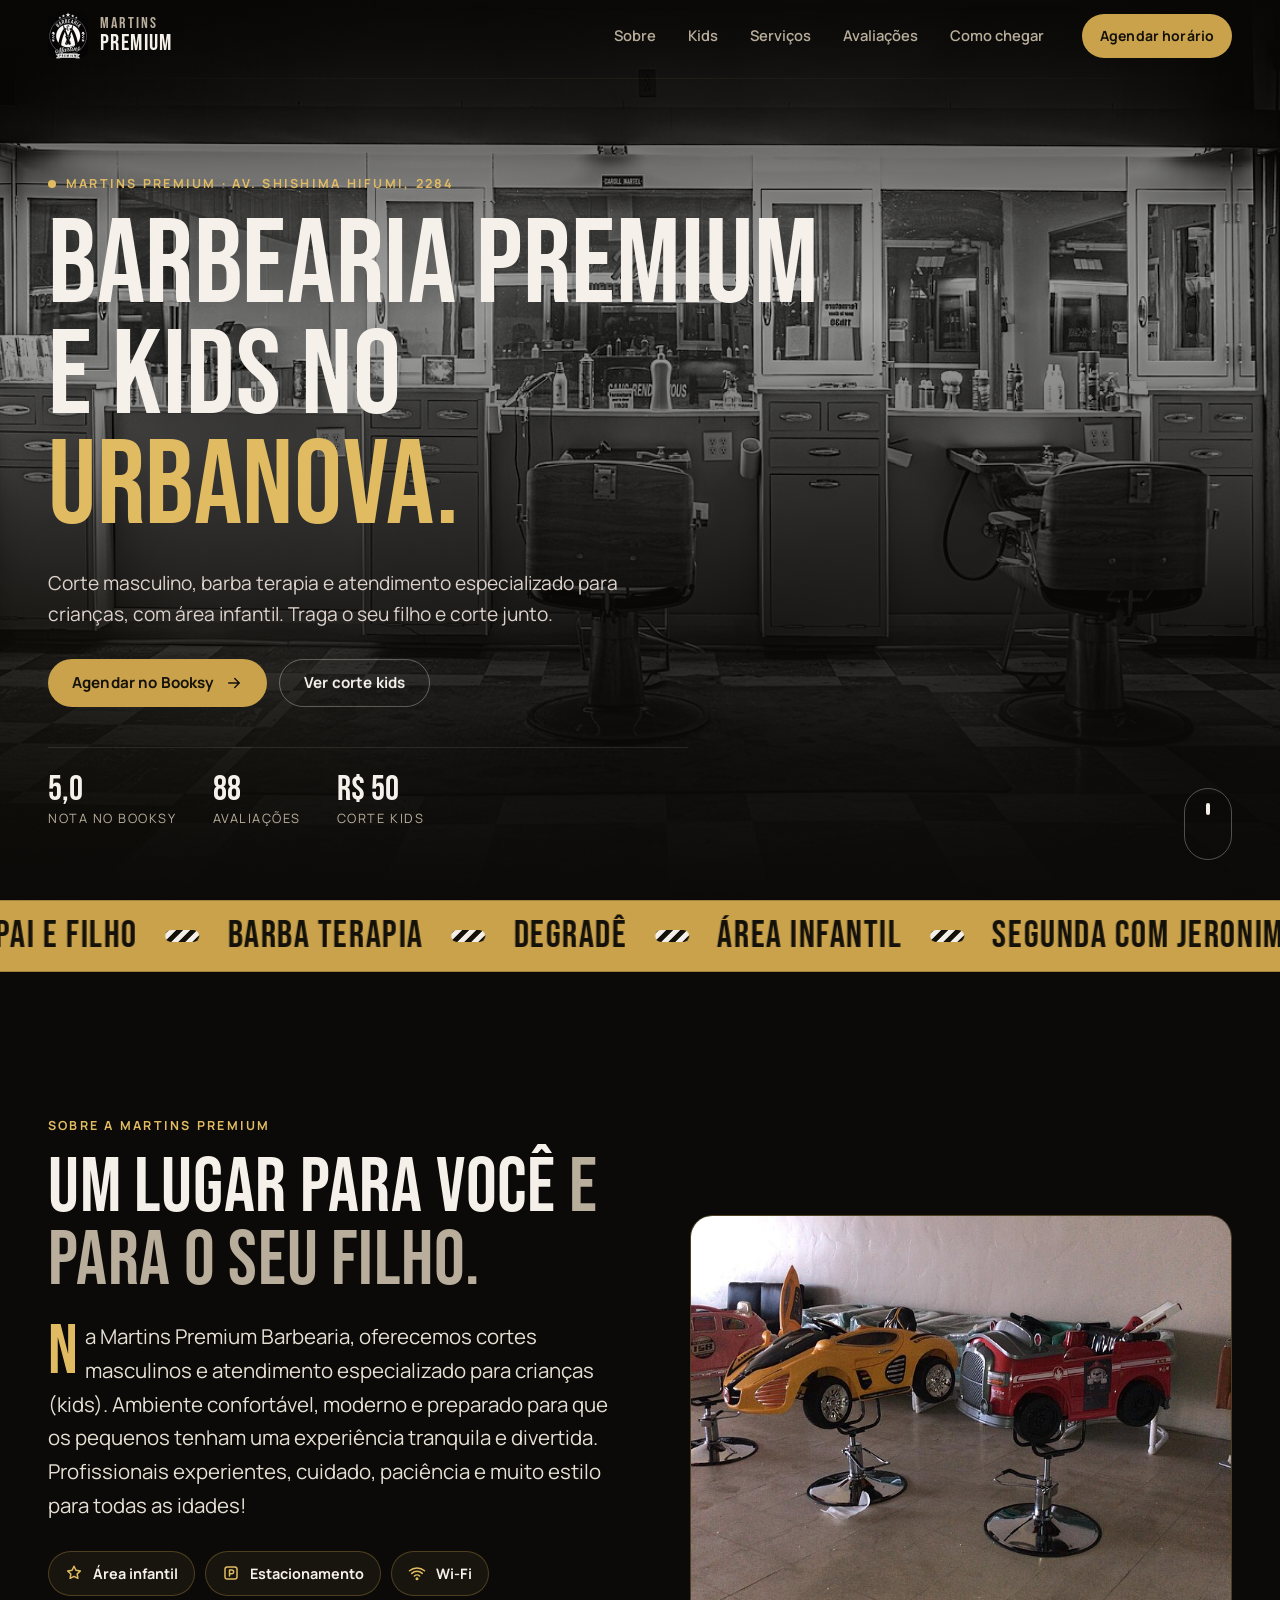
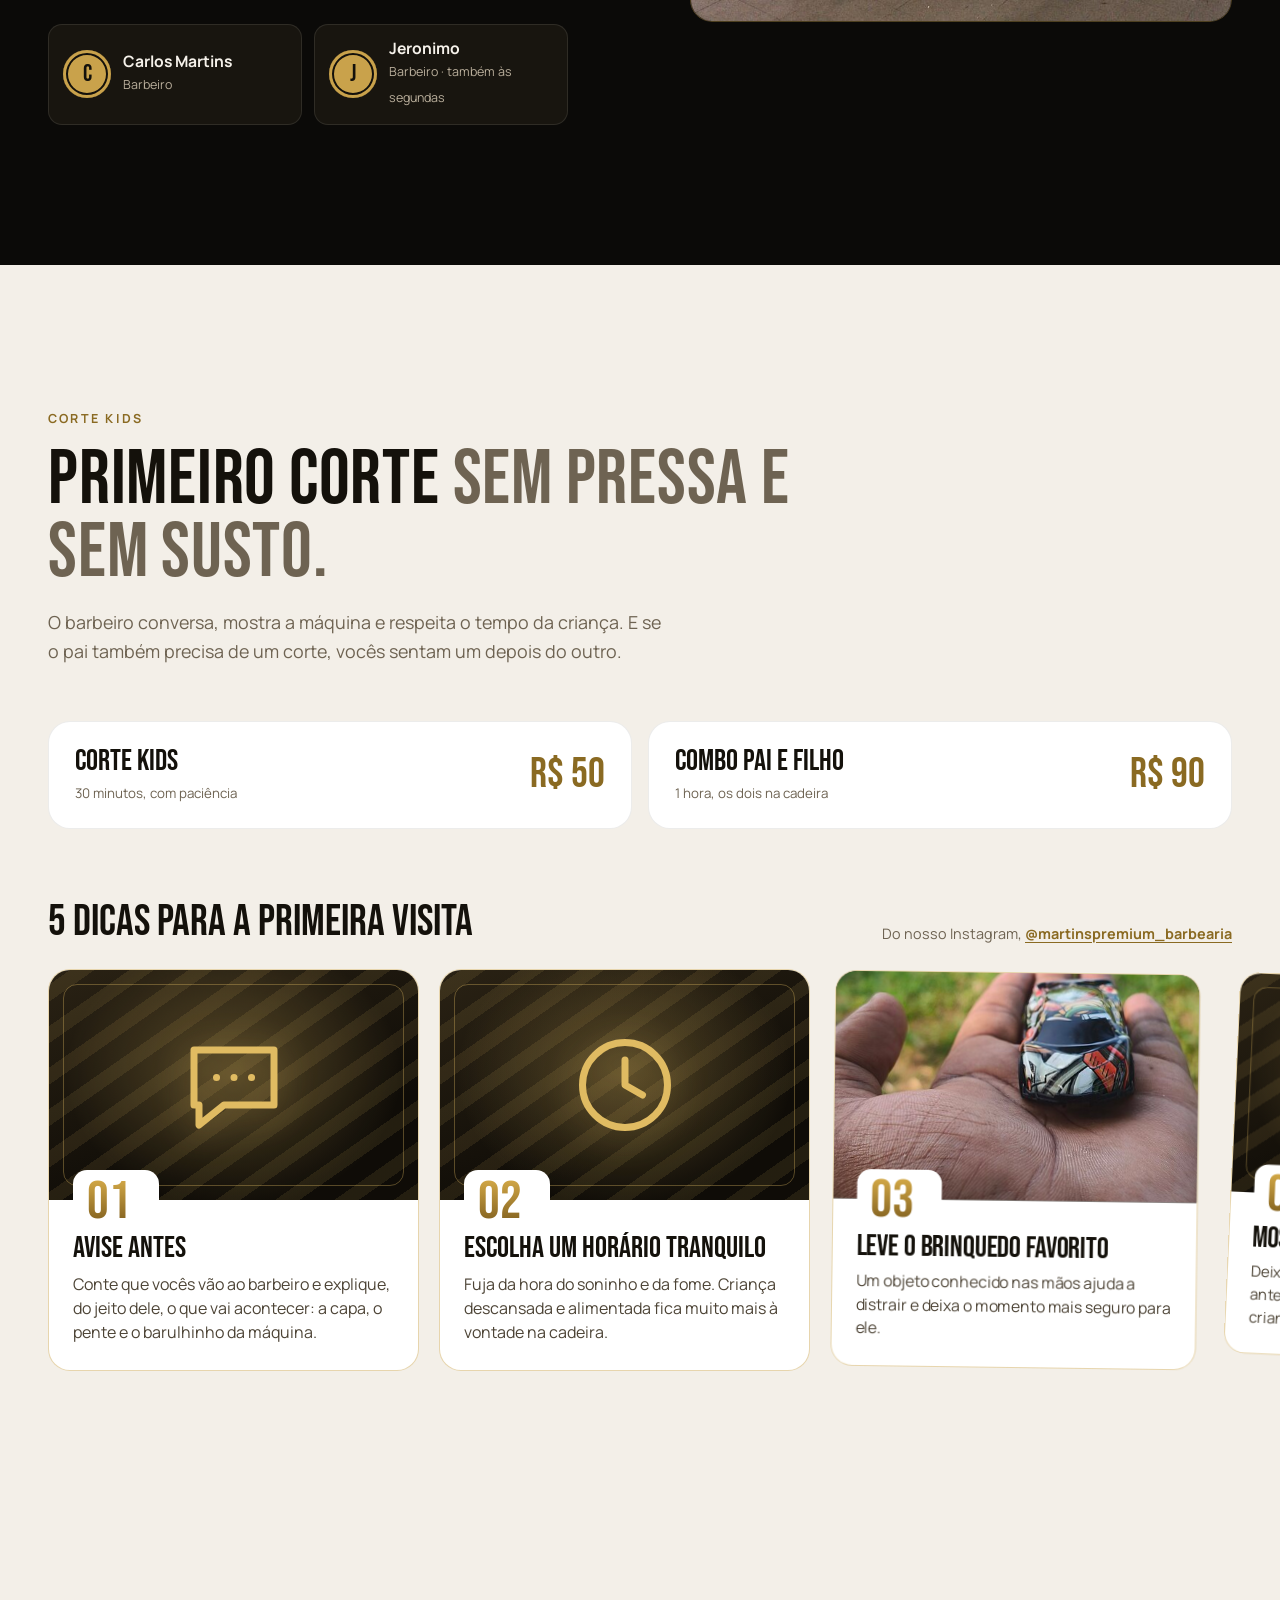
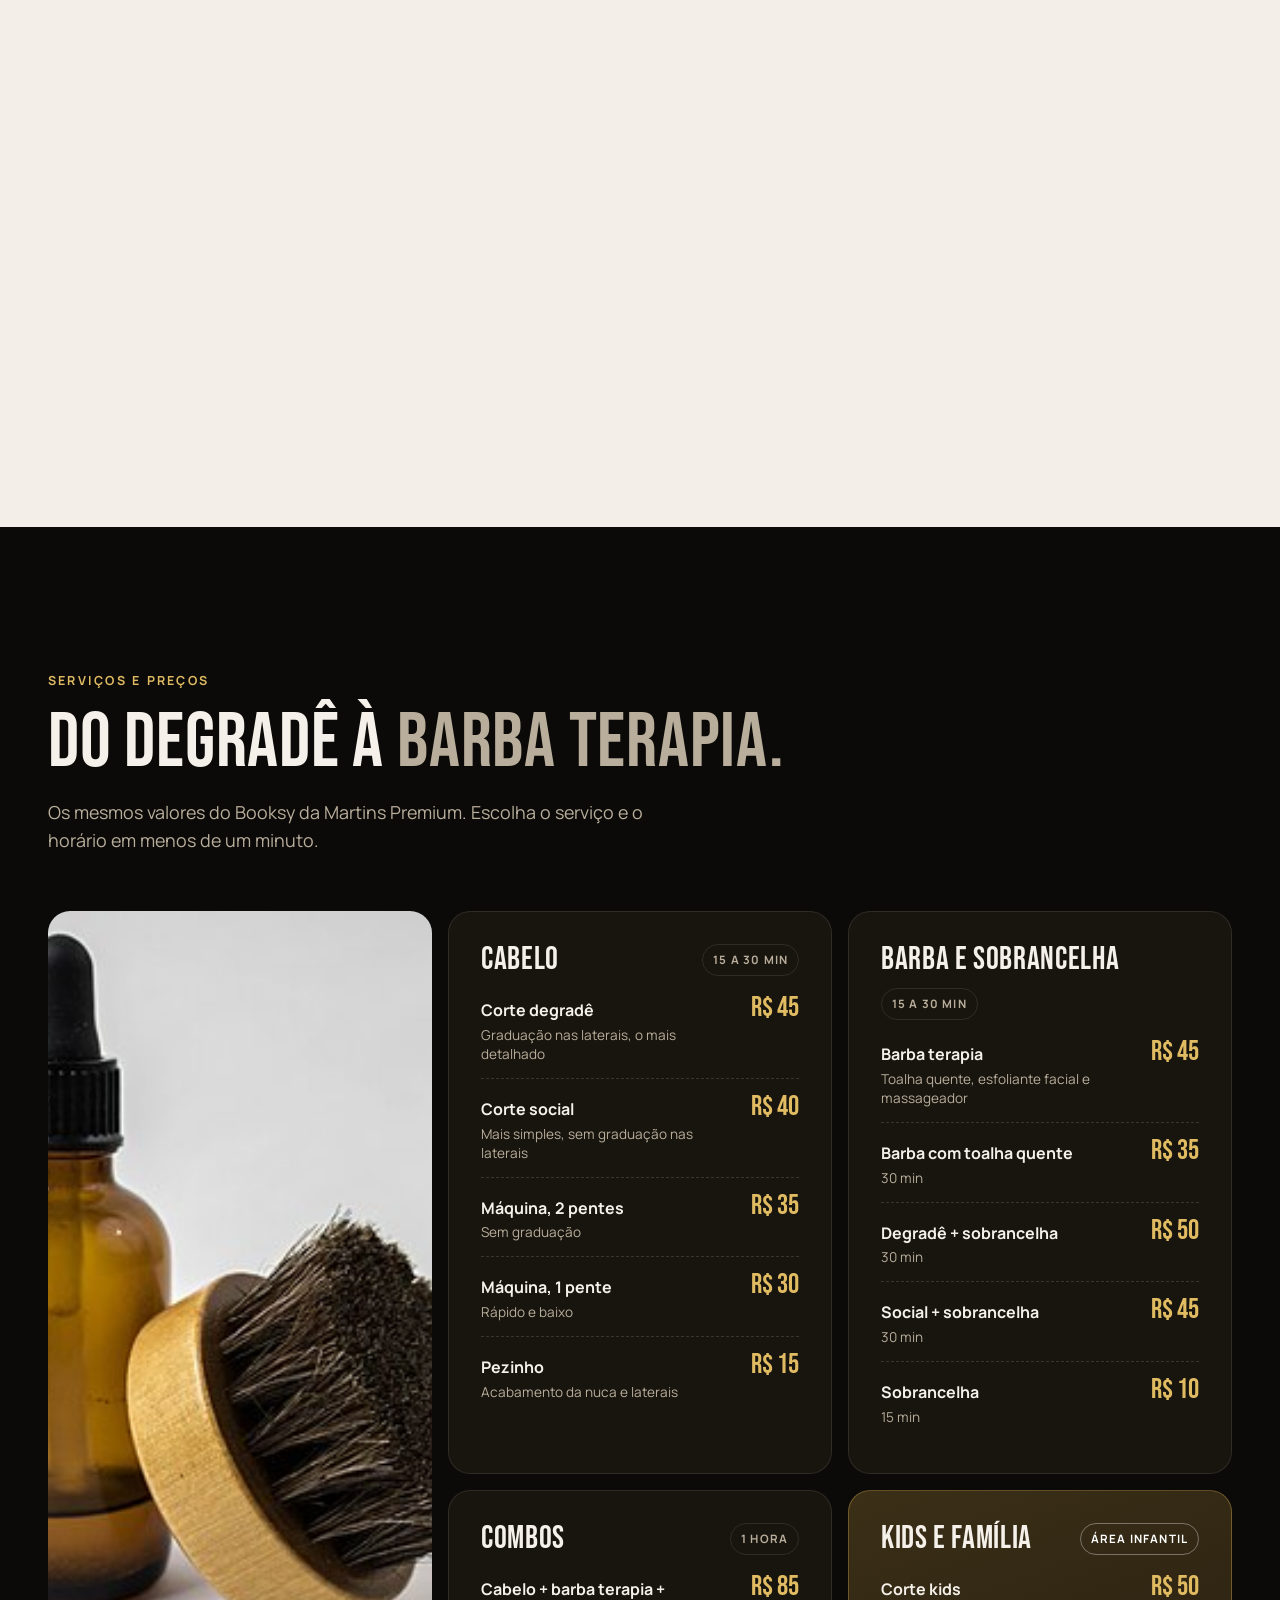
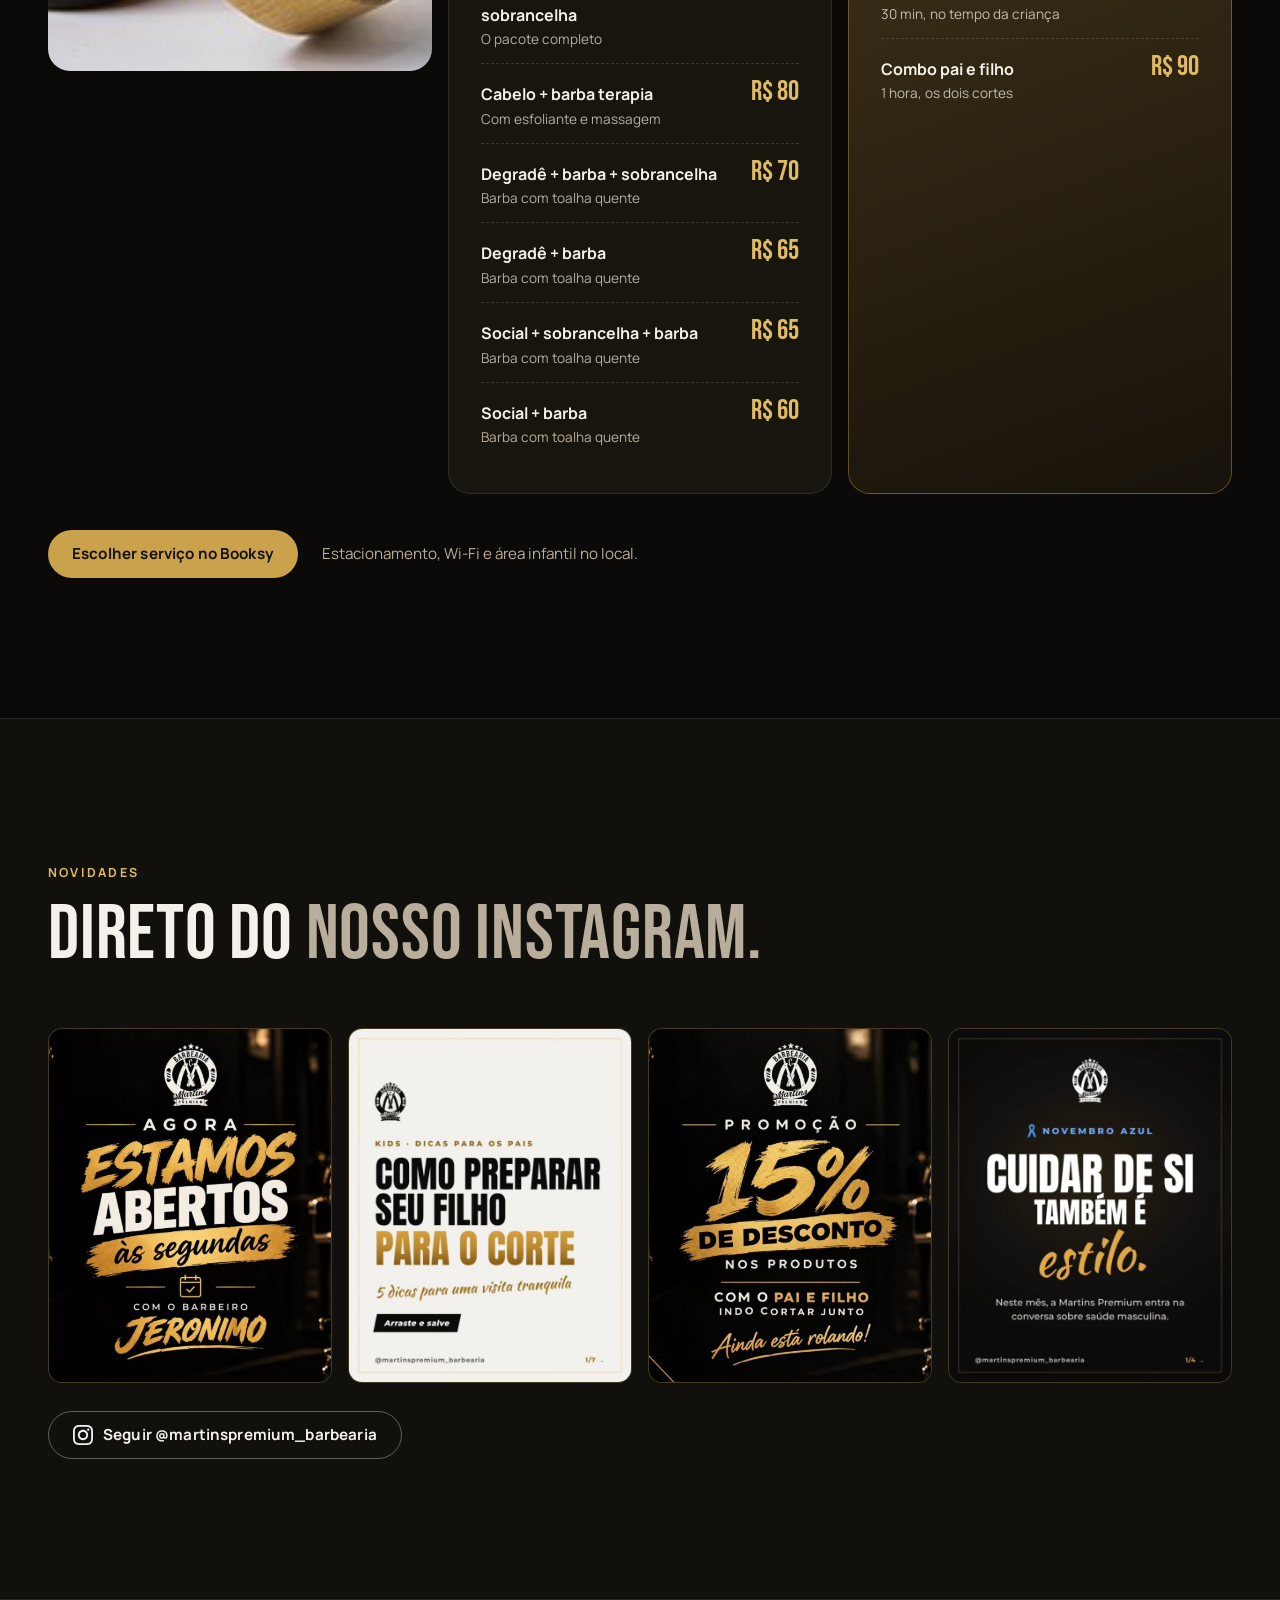
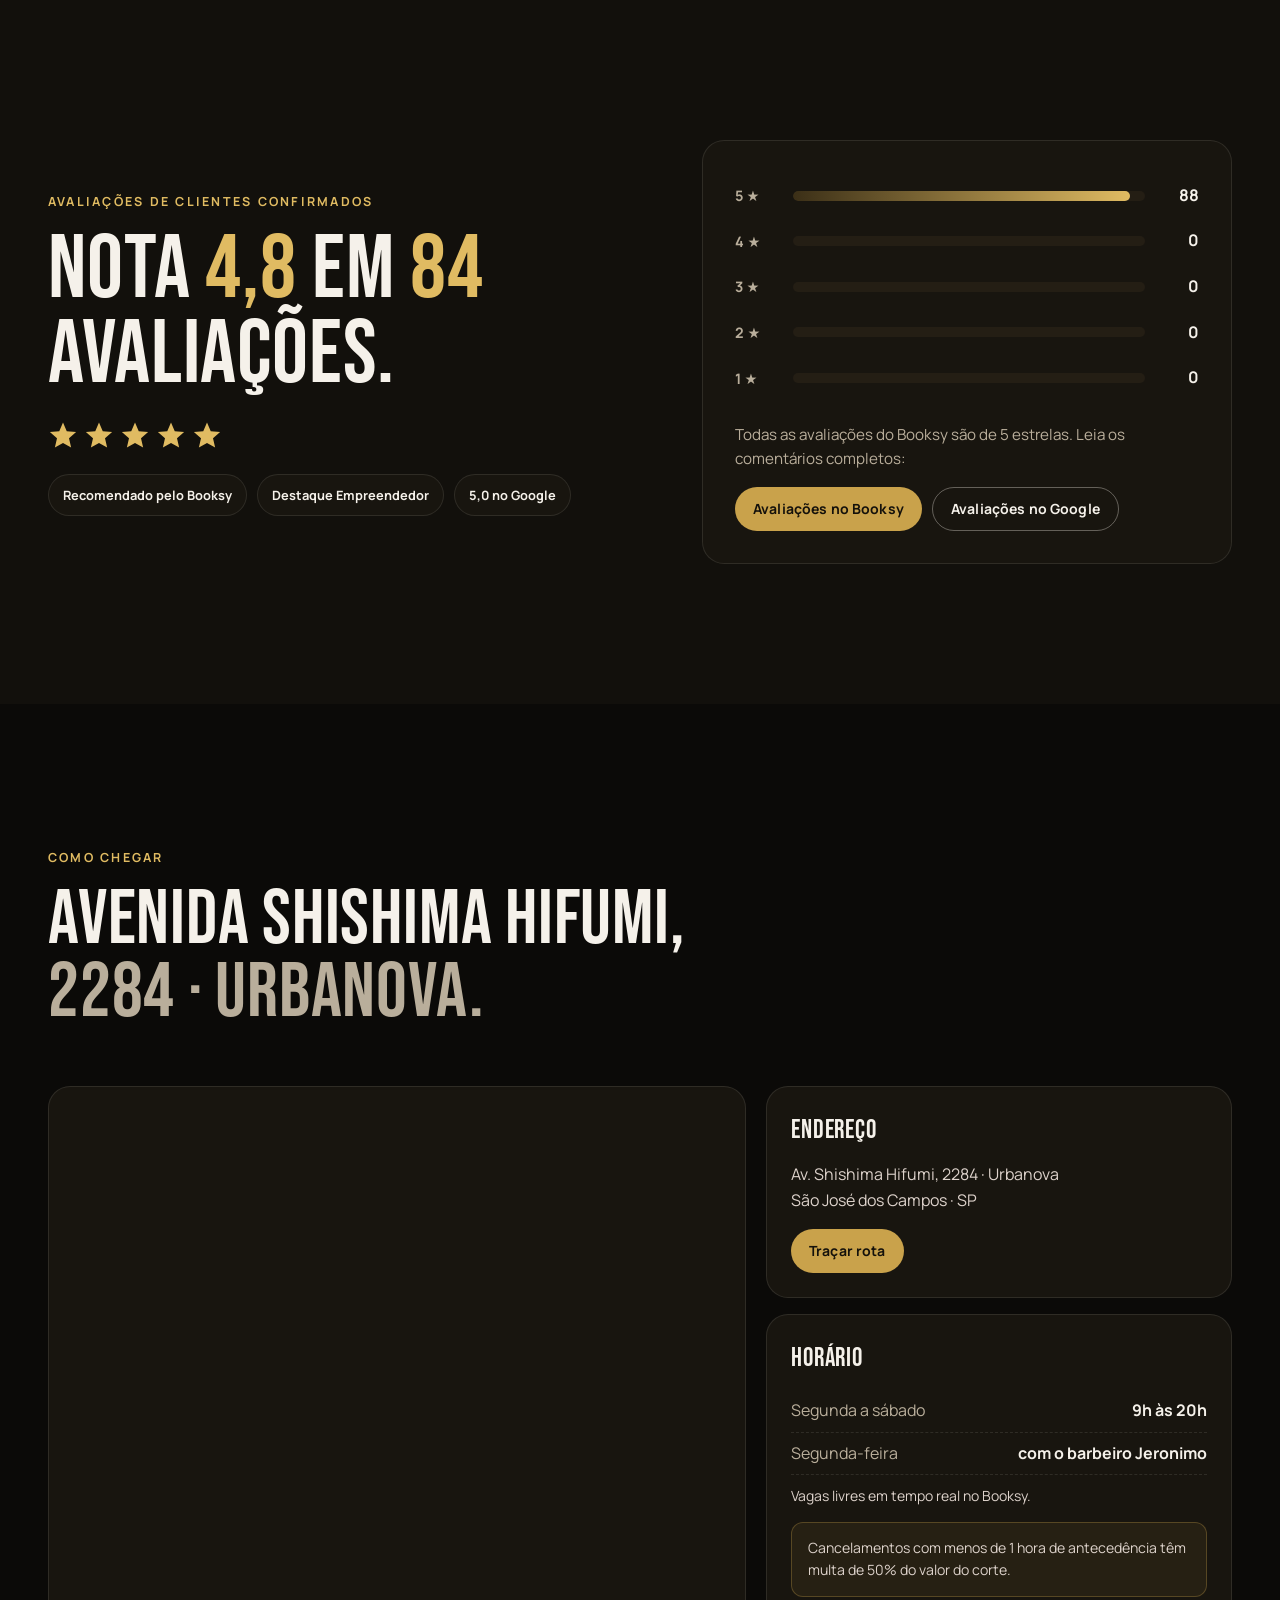
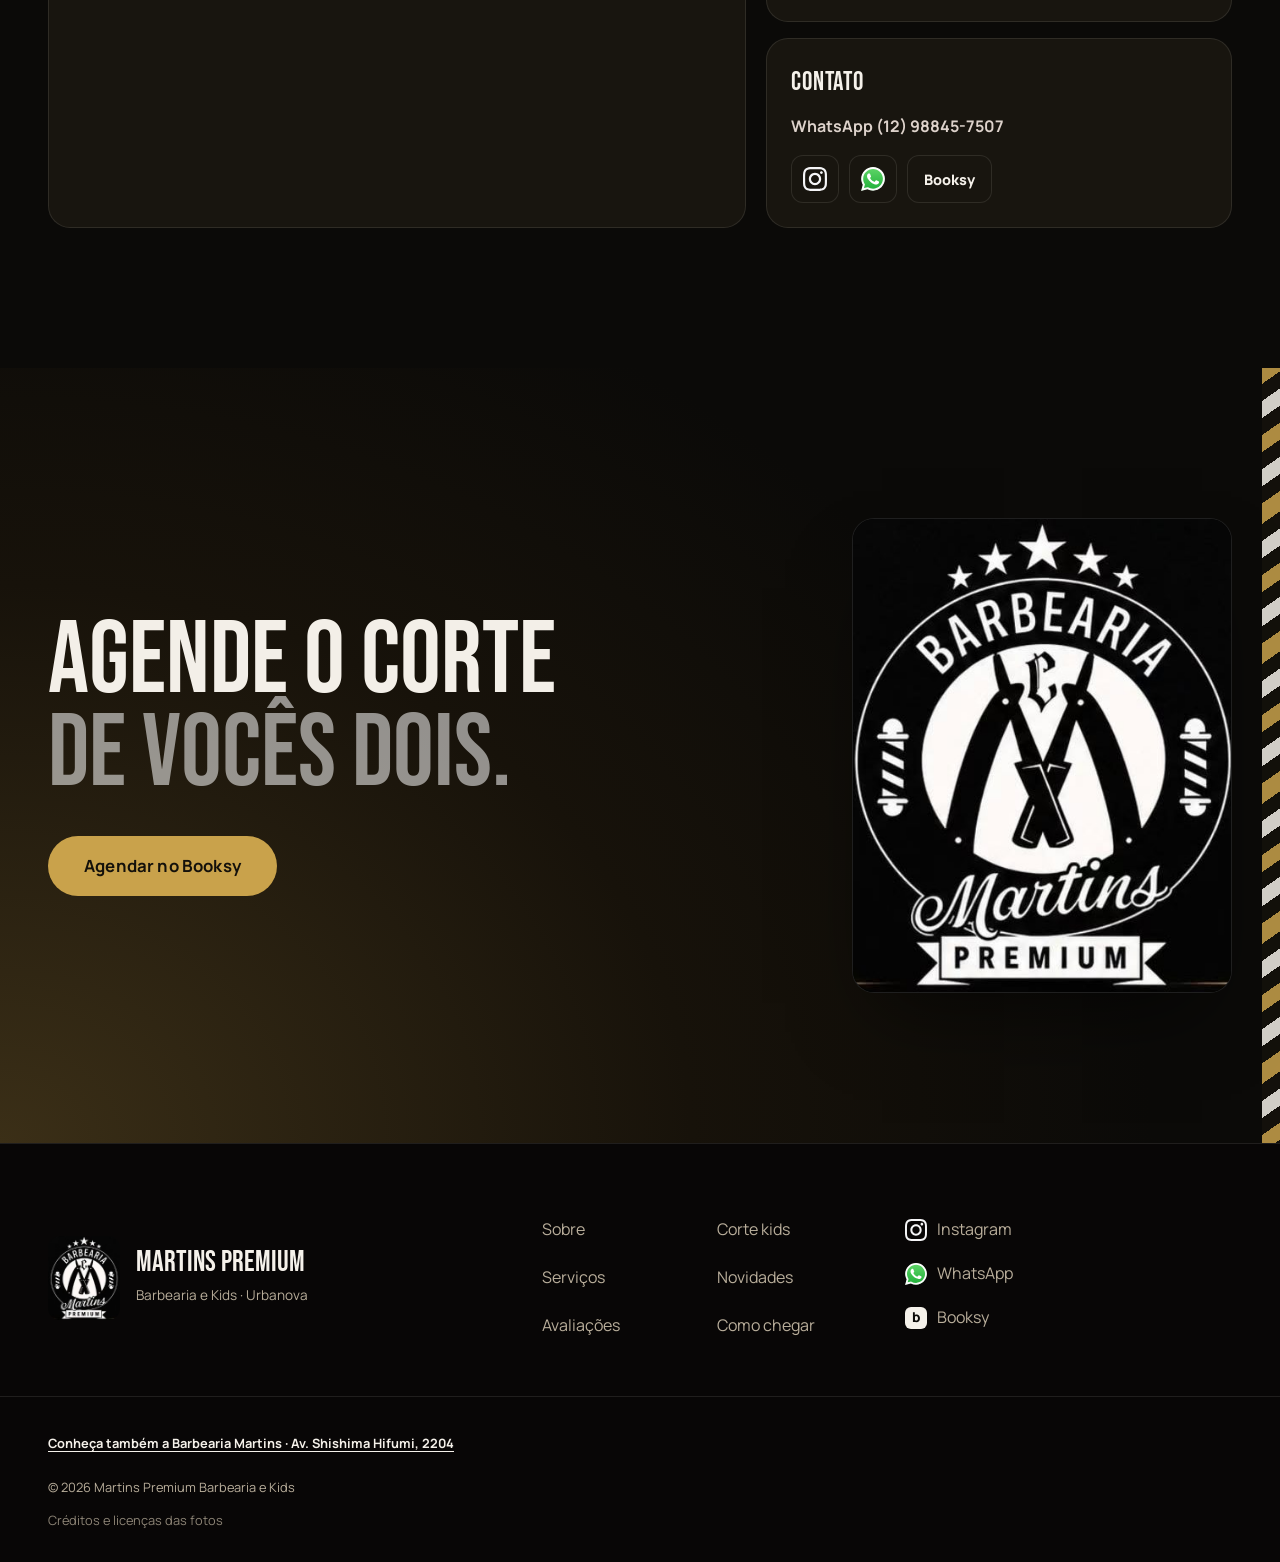
<file: premium.html>
<!doctype html>
<html lang="pt-BR">
<head>
  <meta charset="utf-8">
  <meta name="viewport" content="width=device-width, initial-scale=1, viewport-fit=cover">
  <title>Martins Premium Barbearia e Kids · Urbanova</title>
  <meta name="description" content="Martins Premium Barbearia e Kids no Urbanova, São José dos Campos: corte masculino, barba terapia e atendimento kids com área infantil. Nota 5,0 no Booksy.">
  <meta name="theme-color" content="#0b0a08">
  <meta property="og:type" content="website">
  <meta property="og:title" content="Martins Premium Barbearia e Kids">
  <meta property="og:description" content="Corte masculino, barba terapia e corte kids com área infantil no Urbanova. Agende pelo Booksy.">
  <meta property="og:image" content="assets/img/photo-f101285686.jpg">
  <meta property="og:locale" content="pt_BR">
  <link rel="icon" href="assets/img/logo-premium-160.jpg">
  <link rel="apple-touch-icon" href="assets/img/logo-premium-160.jpg">
  <link rel="preconnect" href="https://fonts.googleapis.com">
  <link rel="preconnect" href="https://fonts.gstatic.com" crossorigin>
  <link href="https://fonts.googleapis.com/css2?family=Bebas+Neue&family=Manrope:wght@400;500;600;700;800&display=swap" rel="stylesheet">
  <link rel="stylesheet" href="css/style.css">
  <script>document.documentElement.classList.add('js');</script>
  <script type="application/ld+json">
  {
    "@context": "https://schema.org",
    "@type": "BarberShop",
    "name": "Martins Premium Barbearia e Kids",
    "image": "assets/img/logo-premium-480.jpg",
    "telephone": "+55 12 98845-7507",
    "address": {
      "@type": "PostalAddress",
      "streetAddress": "Av. Shishima Hifumi, 2284",
      "addressLocality": "São José dos Campos",
      "addressRegion": "SP",
      "addressCountry": "BR"
    },
    "geo": { "@type": "GeoCoordinates", "latitude": -23.2037433, "longitude": -45.9447064 },
    "aggregateRating": { "@type": "AggregateRating", "ratingValue": "5.0", "reviewCount": "88" },
    "priceRange": "R$ 10 – R$ 90",
    "sameAs": [
      "https://www.instagram.com/martinspremium_barbearia/",
      "https://booksy.com/pt-br/391658_barbearia-martins-premium_barbearias_1026706_sao-jose-dos-campos"
    ]
  }
  </script>
</head>
<body class="premium">
<!--
  Martins Premium Barbearia e Kids — página da unidade premium/kids.
  Paleta tirada do logo e das artes do Instagram: preto, dourado e creme.
  Animações: GSAP + ScrollTrigger (hero, trilho horizontal das dicas kids), Motion (revelações, nota, barras),
  padrões 21st.dev (spotlight card, marquee, botão magnético).
  Fotos: artes do Instagram @martinspremium_barbearia e banco Wikimedia Commons. Nenhuma foto de cliente real.
-->
<a class="skip" href="#conteudo">Pular para o conteúdo</a>

<div class="loader" aria-hidden="true">
  <div class="loader__inner">
    <img src="assets/img/logo-premium-160.jpg" alt="" width="110" height="128" style="border-radius:14px;height:auto">
    <div class="loader__pole"><span></span></div>
  </div>
</div>

<header class="nav">
  <div class="wrap nav__row">
    <a class="nav__brand" href="#inicio" aria-label="Martins Premium, início">
      <img src="assets/img/logo-premium-160.jpg" alt="" width="40" height="47">
      <span>Martins<b>Premium</b></span>
    </a>
    <nav class="nav__links" aria-label="Principal">
      <a href="#sobre">Sobre</a>
      <a href="#kids">Kids</a>
      <a href="#servicos">Serviços</a>
      <a href="#avaliacoes">Avaliações</a>
      <a href="#local">Como chegar</a>
    </nav>
    <a class="btn btn--red btn--sm nav__cta magnetic" href="https://booksy.com/pt-br/391658_barbearia-martins-premium_barbearias_1026706_sao-jose-dos-campos#ba_s=seo" target="_blank" rel="noopener">Agendar horário</a>
    <button class="nav__burger" type="button" aria-expanded="false" aria-controls="menu" aria-label="Abrir menu">
      <span></span><span></span>
    </button>
  </div>
</header>

<div class="menu" id="menu" hidden>
  <nav class="wrap menu__list" aria-label="Menu">
    <a href="#sobre">Sobre a Premium</a>
    <a href="#kids">Corte kids</a>
    <a href="#servicos">Serviços e preços</a>
    <a href="#instagram">Novidades</a>
    <a href="#avaliacoes">Avaliações</a>
    <a href="#local">Como chegar</a>
    <a href="index.html">Barbearia Martins (2204)</a>
  </nav>
  <div class="wrap menu__foot">
    <a class="btn btn--red" href="https://booksy.com/pt-br/391658_barbearia-martins-premium_barbearias_1026706_sao-jose-dos-campos#ba_s=seo" target="_blank" rel="noopener">Agendar no Booksy</a>
    <div class="social">
      <a href="https://www.instagram.com/martinspremium_barbearia/" target="_blank" rel="noopener" aria-label="Instagram"><img class="ic-ink" src="assets/icons/instagram.svg" alt="" width="28" height="28"></a>
      <a href="https://wa.me/5512988457507?text=Ol%C3%A1!%20Vim%20pelo%20site%20da%20Martins%20Premium." target="_blank" rel="noopener" aria-label="WhatsApp"><img src="assets/icons/whatsapp.svg" alt="" width="28" height="28"></a>
    </div>
  </div>
</div>

<main id="conteudo">

  <!-- HERO -->
  <section class="hero" id="inicio">
    <div class="hero__media">
      <picture>
        <source media="(max-width: 639px)" srcset="assets/img/photo-f101285686-960.jpg">
        <img src="assets/img/photo-f101285686.jpg" srcset="assets/img/photo-f101285686-960.jpg 960w, assets/img/photo-f101285686.jpg 1280w" sizes="100vw" width="1280" height="853" alt="Salão de barbearia clássico com duas cadeiras diante de bancadas e espelhos" fetchpriority="high" data-source="stand-in">
      </picture>
    </div>
    <div class="hero__shade"></div>
    <div class="wrap hero__content">
      <p class="eyebrow hero__eyebrow"><span class="dot"></span>Martins Premium · Av. Shishima Hifumi, 2284</p>
      <h1 class="hero__title">
        <span class="line"><span>Barbearia premium</span></span>
        <span class="line"><span>e kids no</span></span>
        <span class="line"><span><em>Urbanova.</em></span></span>
      </h1>
      <p class="hero__lead">Corte masculino, barba terapia e atendimento especializado para crianças, com área infantil. Traga o seu filho e corte junto.</p>
      <div class="hero__actions">
        <a class="btn btn--red magnetic" href="https://booksy.com/pt-br/391658_barbearia-martins-premium_barbearias_1026706_sao-jose-dos-campos#ba_s=seo" target="_blank" rel="noopener">
          Agendar no Booksy
          <svg viewBox="0 0 24 24" aria-hidden="true"><path d="M5 12h14M13 6l6 6-6 6"/></svg>
        </a>
        <a class="btn btn--ghost" href="#kids">Ver corte kids</a>
      </div>
      <ul class="hero__facts">
        <li><strong>5,0</strong><span>nota no Booksy</span></li>
        <li><strong>88</strong><span>avaliações</span></li>
        <li><strong>R$ 50</strong><span>corte kids</span></li>
      </ul>
    </div>
    <div class="hero__razor" aria-hidden="true"></div>
    <a class="hero__scroll" href="#sobre" aria-label="Rolar para a seção sobre"><span></span></a>
  </section>

  <div class="marquee" aria-hidden="true">
    <div class="marquee__track">
      <span>Corte kids</span><i></i><span>Pai e filho</span><i></i><span>Barba terapia</span><i></i><span>Degradê</span><i></i><span>Área infantil</span><i></i><span>Segunda com Jeronimo</span><i></i>
      <span>Corte kids</span><i></i><span>Pai e filho</span><i></i><span>Barba terapia</span><i></i><span>Degradê</span><i></i><span>Área infantil</span><i></i><span>Segunda com Jeronimo</span><i></i>
    </div>
  </div>

  <!-- SOBRE -->
  <section class="about" id="sobre">
    <div class="wrap about__grid">
      <div>
        <p class="eyebrow">Sobre a Martins Premium</p>
        <h2 class="sec-title">Um lugar para você <span>e para o seu filho.</span></h2>
        <p class="about__bio">Na Martins Premium Barbearia, oferecemos cortes masculinos e atendimento especializado para crianças (kids). Ambiente confortável, moderno e preparado para que os pequenos tenham uma experiência tranquila e divertida. Profissionais experientes, cuidado, paciência e muito estilo para todas as idades!</p>
        <ul class="chips" data-reveal-group>
          <li class="reveal"><svg viewBox="0 0 24 24" aria-hidden="true"><path d="M12 3l2.6 5.3 5.9.9-4.3 4.1 1 5.8L12 16.4 6.8 19.1l1-5.8L3.5 9.2l5.9-.9z"/></svg>Área infantil</li>
          <li class="reveal"><svg viewBox="0 0 24 24" aria-hidden="true"><rect x="4" y="4" width="16" height="16" rx="3"/><path d="M10 16V8h3a2.5 2.5 0 0 1 0 5h-3"/></svg>Estacionamento</li>
          <li class="reveal"><svg viewBox="0 0 24 24" aria-hidden="true"><path d="M2 9a15 15 0 0 1 20 0M5 12.5a10 10 0 0 1 14 0M8.5 16a5 5 0 0 1 7 0"/><circle cx="12" cy="19.5" r="1"/></svg>Wi-Fi</li>
        </ul>
        <ul class="about__team" data-reveal-group>
          <li class="reveal spot"><span class="team__initial">C</span><div><b>Carlos Martins</b><small>Barbeiro</small></div></li>
          <li class="reveal spot"><span class="team__initial">J</span><div><b>Jeronimo</b><small>Barbeiro · também às segundas</small></div></li>
        </ul>
      </div>
      <figure class="about__photo">
        <img src="assets/img/photo-f90406670-960.jpg" srcset="assets/img/photo-f90406670-500.jpg 500w, assets/img/photo-f90406670-960.jpg 960w, assets/img/photo-f90406670.jpg 1280w" sizes="(max-width: 1023px) 100vw, 48vw" width="1280" height="720" alt="Cadeiras infantis de barbearia em formato de carro" loading="lazy" decoding="async" data-source="stand-in">
      </figure>
    </div>
  </section>

  <!-- KIDS -->
  <section class="kids" id="kids">
    <div class="wrap">
      <div class="sec-head">
        <p class="eyebrow">Corte kids</p>
        <h2 class="sec-title">Primeiro corte <span>sem pressa e sem susto.</span></h2>
        <p class="sec-lead">O barbeiro conversa, mostra a máquina e respeita o tempo da criança. E se o pai também precisa de um corte, vocês sentam um depois do outro.</p>
      </div>
      <div class="kids__offers">
        <div class="offer spot"><div><b>Corte kids</b><small>30 minutos, com paciência</small></div><span>R$ 50</span></div>
        <div class="offer spot"><div><b>Combo pai e filho</b><small>1 hora, os dois na cadeira</small></div><span>R$ 90</span></div>
      </div>
    </div>

    <div class="tips">
      <div class="wrap tips__head">
        <h3>5 dicas para a primeira visita</h3>
        <p>Do nosso Instagram, <a href="https://www.instagram.com/p/Dfzix4oG08v/" target="_blank" rel="noopener">@martinspremium_barbearia</a></p>
      </div>
      <div class="tips__viewport">
        <div class="wrap">
          <div class="tips__track">
            <article class="tip">
              <div class="tip__img tip__img--art" aria-hidden="true"><svg viewBox="0 0 24 24"><path d="M4 5h16v11H10l-5 4v-4H4z"/><path d="M8.5 10.5h.01M12 10.5h.01M15.5 10.5h.01"/></svg></div>
              <div class="tip__text"><span class="tip__n">01</span><h4>Avise antes</h4><p>Conte que vocês vão ao barbeiro e explique, do jeito dele, o que vai acontecer: a capa, o pente e o barulhinho da máquina.</p></div>
            </article>
            <article class="tip">
              <div class="tip__img tip__img--art" aria-hidden="true"><svg viewBox="0 0 24 24"><circle cx="12" cy="12" r="8.5"/><path d="M12 7v5l3.5 2"/></svg></div>
              <div class="tip__text"><span class="tip__n">02</span><h4>Escolha um horário tranquilo</h4><p>Fuja da hora do soninho e da fome. Criança descansada e alimentada fica muito mais à vontade na cadeira.</p></div>
            </article>
            <article class="tip">
              <figure class="tip__img"><img src="assets/img/photo-f177774518-500.jpg" width="500" height="1118" alt="Carrinho de brinquedo na palma da mão" loading="lazy" decoding="async" data-source="stand-in" style="object-position:50% 60%"></figure>
              <div class="tip__text"><span class="tip__n">03</span><h4>Leve o brinquedo favorito</h4><p>Um objeto conhecido nas mãos ajuda a distrair e deixa o momento mais seguro para ele.</p></div>
            </article>
            <article class="tip">
              <div class="tip__img tip__img--art" aria-hidden="true"><svg viewBox="0 0 24 24"><rect x="7" y="2.5" width="10" height="19" rx="2.2"/><path d="M10.8 9.2v5.6l4.2-2.8z"/><path d="M11 18.5h2"/></svg></div>
              <div class="tip__text"><span class="tip__n">04</span><h4>Mostre como é</h4><p>Deixe ele ver você ou um irmão cortando antes, ou mostre fotos e vídeos de outras crianças na cadeira.</p></div>
            </article>
            <article class="tip">
              <div class="tip__img tip__img--art" aria-hidden="true"><svg viewBox="0 0 24 24"><path d="M3.5 8.5h3.2l1.8-2.8h7l1.8 2.8h3.2v10.8H3.5z"/><circle cx="12" cy="13.6" r="3.6"/></svg></div>
              <div class="tip__text"><span class="tip__n">05</span><h4>Comemore depois</h4><p>Elogie o resultado, tire uma foto e transforme o corte em um momento especial. Na próxima, ele vai querer voltar.</p></div>
            </article>
          </div>
        </div>
      </div>
    </div>
  </section>

  <!-- SERVIÇOS -->
  <section class="services" id="servicos">
    <div class="wrap">
      <div class="sec-head">
        <p class="eyebrow">Serviços e preços</p>
        <h2 class="sec-title">Do degradê à <span>barba terapia.</span></h2>
        <p class="sec-lead">Os mesmos valores do Booksy da Martins Premium. Escolha o serviço e o horário em menos de um minuto.</p>
      </div>
      <div class="services__grid">
        <figure class="services__photo">
          <img src="assets/img/photo-f148403508-960.jpg" srcset="assets/img/photo-f148403508-500.jpg 500w, assets/img/photo-f148403508-960.jpg 960w, assets/img/photo-f148403508.jpg 1280w" sizes="(max-width: 1023px) 100vw, 30vw" width="1280" height="853" alt="Frasco de óleo para barba ao lado de escova de cerdas" loading="lazy" decoding="async" data-source="stand-in">
        </figure>

        <article class="card spot reveal">
          <header class="card__head"><h3>Cabelo</h3><span class="tag">15 a 30 min</span></header>
          <ul class="price">
            <li><div><b>Corte degradê</b><small>Graduação nas laterais, o mais detalhado</small></div><span>R$ 45</span></li>
            <li><div><b>Corte social</b><small>Mais simples, sem graduação nas laterais</small></div><span>R$ 40</span></li>
            <li><div><b>Máquina, 2 pentes</b><small>Sem graduação</small></div><span>R$ 35</span></li>
            <li><div><b>Máquina, 1 pente</b><small>Rápido e baixo</small></div><span>R$ 30</span></li>
            <li><div><b>Pezinho</b><small>Acabamento da nuca e laterais</small></div><span>R$ 15</span></li>
          </ul>
        </article>

        <article class="card spot reveal">
          <header class="card__head"><h3>Barba e sobrancelha</h3><span class="tag">15 a 30 min</span></header>
          <ul class="price">
            <li><div><b>Barba terapia</b><small>Toalha quente, esfoliante facial e massageador</small></div><span>R$ 45</span></li>
            <li><div><b>Barba com toalha quente</b><small>30 min</small></div><span>R$ 35</span></li>
            <li><div><b>Degradê + sobrancelha</b><small>30 min</small></div><span>R$ 50</span></li>
            <li><div><b>Social + sobrancelha</b><small>30 min</small></div><span>R$ 45</span></li>
            <li><div><b>Sobrancelha</b><small>15 min</small></div><span>R$ 10</span></li>
          </ul>
        </article>

        <article class="card spot reveal">
          <header class="card__head"><h3>Combos</h3><span class="tag">1 hora</span></header>
          <ul class="price">
            <li><div><b>Cabelo + barba terapia + sobrancelha</b><small>O pacote completo</small></div><span>R$ 85</span></li>
            <li><div><b>Cabelo + barba terapia</b><small>Com esfoliante e massagem</small></div><span>R$ 80</span></li>
            <li><div><b>Degradê + barba + sobrancelha</b><small>Barba com toalha quente</small></div><span>R$ 70</span></li>
            <li><div><b>Degradê + barba</b><small>Barba com toalha quente</small></div><span>R$ 65</span></li>
            <li><div><b>Social + sobrancelha + barba</b><small>Barba com toalha quente</small></div><span>R$ 65</span></li>
            <li><div><b>Social + barba</b><small>Barba com toalha quente</small></div><span>R$ 60</span></li>
          </ul>
        </article>

        <article class="card card--red spot reveal">
          <header class="card__head"><h3>Kids e família</h3><span class="tag tag--light">Área infantil</span></header>
          <ul class="price">
            <li><div><b>Corte kids</b><small>30 min, no tempo da criança</small></div><span>R$ 50</span></li>
            <li><div><b>Combo pai e filho</b><small>1 hora, os dois cortes</small></div><span>R$ 90</span></li>
          </ul>
        </article>
      </div>
      <div class="services__cta">
        <a class="btn btn--red magnetic" href="https://booksy.com/pt-br/391658_barbearia-martins-premium_barbearias_1026706_sao-jose-dos-campos#ba_s=seo" target="_blank" rel="noopener">Escolher serviço no Booksy</a>
        <p>Estacionamento, Wi-Fi e área infantil no local.</p>
      </div>
    </div>
  </section>

  <!-- INSTAGRAM -->
  <section class="insta" id="instagram">
    <div class="wrap">
      <div class="sec-head">
        <p class="eyebrow">Novidades</p>
        <h2 class="sec-title">Direto do <span>nosso Instagram.</span></h2>
      </div>
      <div class="insta__grid" data-reveal-group>
        <a class="reveal" href="https://www.instagram.com/p/De9ZdxnRcch/" target="_blank" rel="noopener" aria-label="Publicação: agora abertos às segundas com o barbeiro Jeronimo"><img src="assets/img/ig-premium-segunda-640.jpg" width="640" height="640" alt="Arte: agora estamos abertos às segundas com o barbeiro Jeronimo" loading="lazy" decoding="async" data-source="client"></a>
        <a class="reveal" href="https://www.instagram.com/p/Dfzix4oG08v/" target="_blank" rel="noopener" aria-label="Publicação: como preparar seu filho para o corte"><img src="assets/img/ig-premium-dicas-kids-640.jpg" width="640" height="800" alt="Arte: como preparar seu filho para o corte, 5 dicas" loading="lazy" decoding="async" data-source="client"></a>
        <a class="reveal" href="https://www.instagram.com/p/DewTbCAxZFD/" target="_blank" rel="noopener" aria-label="Publicação: promoção pai e filho"><img src="assets/img/ig-premium-pai-filho-640.jpg" width="640" height="640" alt="Arte: promoção pai e filho com desconto nos produtos" loading="lazy" decoding="async" data-source="client"></a>
        <a class="reveal" href="https://www.instagram.com/p/DfcfOADkeEG/" target="_blank" rel="noopener" aria-label="Publicação: Novembro Azul"><img src="assets/img/ig-premium-novembro-azul-640.jpg" width="640" height="800" alt="Arte: Novembro Azul, cuidar de si também é estilo" loading="lazy" decoding="async" data-source="client"></a>
      </div>
      <div class="insta__cta">
        <a class="btn btn--ghost" href="https://www.instagram.com/martinspremium_barbearia/" target="_blank" rel="noopener"><img class="ic-ink" src="assets/icons/instagram.svg" alt="" width="20" height="20">Seguir @martinspremium_barbearia</a>
      </div>
    </div>
  </section>

  <!-- AVALIAÇÕES -->
  <section class="reviews" id="avaliacoes">
    <div class="wrap reviews__grid">
      <div class="reviews__score">
        <p class="eyebrow">Avaliações de clientes confirmados</p>
        <h2 class="sec-title">Nota <span class="count" data-to="5" data-dec="1">5,0</span> em <span class="count" data-to="88" data-dec="0">88</span> avaliações.</h2>
        <div class="stars" aria-label="5 de 5 estrelas">
          <svg viewBox="0 0 24 24" aria-hidden="true"><path d="M12 2l3 6.9 7.5.7-5.7 5 1.7 7.4L12 18.3 5.5 22l1.7-7.4L1.5 9.6 9 8.9z"/></svg>
          <svg viewBox="0 0 24 24" aria-hidden="true"><path d="M12 2l3 6.9 7.5.7-5.7 5 1.7 7.4L12 18.3 5.5 22l1.7-7.4L1.5 9.6 9 8.9z"/></svg>
          <svg viewBox="0 0 24 24" aria-hidden="true"><path d="M12 2l3 6.9 7.5.7-5.7 5 1.7 7.4L12 18.3 5.5 22l1.7-7.4L1.5 9.6 9 8.9z"/></svg>
          <svg viewBox="0 0 24 24" aria-hidden="true"><path d="M12 2l3 6.9 7.5.7-5.7 5 1.7 7.4L12 18.3 5.5 22l1.7-7.4L1.5 9.6 9 8.9z"/></svg>
          <svg viewBox="0 0 24 24" aria-hidden="true"><path d="M12 2l3 6.9 7.5.7-5.7 5 1.7 7.4L12 18.3 5.5 22l1.7-7.4L1.5 9.6 9 8.9z"/></svg>
        </div>
        <ul class="badges">
          <li>Recomendado pelo Booksy</li>
          <li>Destaque Empreendedor</li>
          <li>5,0 no Google</li>
        </ul>
      </div>
      <div class="reviews__bars card">
        <ul class="bars">
          <li><span>5 ★</span><i><b data-w="100"></b></i><em>88</em></li>
          <li><span>4 ★</span><i><b data-w="0"></b></i><em>0</em></li>
          <li><span>3 ★</span><i><b data-w="0"></b></i><em>0</em></li>
          <li><span>2 ★</span><i><b data-w="0"></b></i><em>0</em></li>
          <li><span>1 ★</span><i><b data-w="0"></b></i><em>0</em></li>
        </ul>
        <p class="reviews__note">Todas as avaliações do Booksy são de 5 estrelas. Leia os comentários completos:</p>
        <div class="reviews__links">
          <a class="btn btn--red btn--sm" href="https://booksy.com/pt-br/391658_barbearia-martins-premium_barbearias_1026706_sao-jose-dos-campos#ba_s=seo" target="_blank" rel="noopener">Avaliações no Booksy</a>
          <a class="btn btn--ghost btn--sm" href="https://www.google.com/maps/place/Martins+Premium+Barbearia+e+KIDS/@-23.2037433,-45.9447064,17z/data=!3m1!4b1!4m6!3m5!1s0x94cc354ef2647a7f:0xc7bb72f8f573c5b!8m2!3d-23.2037433!4d-45.9447064!16s%2Fg%2F11z3w0x2yq" target="_blank" rel="noopener">Avaliações no Google</a>
        </div>
      </div>
    </div>
  </section>

  <!-- LOCALIZAÇÃO -->
  <section class="visit" id="local">
    <div class="wrap">
      <div class="sec-head">
        <p class="eyebrow">Como chegar</p>
        <h2 class="sec-title">Avenida Shishima Hifumi, <span>2284 · Urbanova.</span></h2>
      </div>
      <div class="visit__grid">
        <div class="visit__map">
          <iframe title="Mapa interativo da Martins Premium Barbearia e Kids no Google Maps" src="https://maps.google.com/maps?q=-23.2037433,-45.9447064&amp;z=17&amp;hl=pt-BR&amp;output=embed" loading="lazy" referrerpolicy="no-referrer-when-downgrade" allowfullscreen></iframe>
        </div>
        <div class="visit__info">
          <div class="info-block">
            <h3>Endereço</h3>
            <p>Av. Shishima Hifumi, 2284 · Urbanova<br>São José dos Campos · SP</p>
            <a class="btn btn--red btn--sm magnetic" href="https://www.google.com/maps/dir/?api=1&amp;destination=-23.2037433,-45.9447064" target="_blank" rel="noopener">Traçar rota</a>
          </div>
          <div class="info-block">
            <h3>Horário</h3>
            <ul class="hours">
              <li><span>Segunda a sábado</span><b data-assumed>9h às 20h</b></li>
              <li><span>Segunda-feira</span><b>com o barbeiro Jeronimo</b></li>
            </ul>
            <p class="small">Vagas livres em tempo real no Booksy.</p>
            <p class="policy">Cancelamentos com menos de 1 hora de antecedência têm multa de 50% do valor do corte.</p>
          </div>
          <div class="info-block">
            <h3>Contato</h3>
            <p><a class="link" href="https://wa.me/5512988457507?text=Ol%C3%A1!%20Vim%20pelo%20site%20da%20Martins%20Premium." target="_blank" rel="noopener">WhatsApp (12) 98845-7507</a></p>
            <div class="social">
              <a href="https://www.instagram.com/martinspremium_barbearia/" target="_blank" rel="noopener" aria-label="Instagram da Martins Premium"><img class="ic-ink" src="assets/icons/instagram.svg" alt="" width="28" height="28"></a>
              <a href="https://wa.me/5512988457507?text=Ol%C3%A1!%20Vim%20pelo%20site%20da%20Martins%20Premium." target="_blank" rel="noopener" aria-label="WhatsApp da Martins Premium"><img src="assets/icons/whatsapp.svg" alt="" width="28" height="28"></a>
              <a href="https://booksy.com/pt-br/391658_barbearia-martins-premium_barbearias_1026706_sao-jose-dos-campos#ba_s=seo" target="_blank" rel="noopener" aria-label="Booksy da Martins Premium" class="social__txt">Booksy</a>
            </div>
          </div>
        </div>
      </div>
    </div>
  </section>

  <!-- FECHAMENTO -->
  <section class="close" id="agendar">
    <div class="wrap close__inner">
      <div class="close__text">
        <h2 class="close__title"><span>Agende o corte</span><span>de vocês dois.</span></h2>
        <a class="btn btn--red btn--lg magnetic" href="https://booksy.com/pt-br/391658_barbearia-martins-premium_barbearias_1026706_sao-jose-dos-campos#ba_s=seo" target="_blank" rel="noopener">Agendar no Booksy</a>
      </div>
      <figure class="close__media close__media--logo">
        <img src="assets/img/logo-premium-480.jpg" width="480" height="560" alt="Logo da Barbearia Martins Premium" loading="lazy" decoding="async" data-source="client">
      </figure>
    </div>
    <div class="pole" aria-hidden="true"></div>
  </section>
</main>

<footer class="foot">
  <div class="wrap foot__grid">
    <div class="foot__brand">
      <img src="assets/img/logo-premium-160.jpg" alt="Logo da Barbearia Martins Premium" width="64" height="75" loading="lazy" style="border-radius:12px;height:auto">
      <p>Martins Premium<br><span>Barbearia e Kids · Urbanova</span></p>
    </div>
    <nav class="foot__nav" aria-label="Rodapé">
      <a href="#sobre">Sobre</a>
      <a href="#kids">Corte kids</a>
      <a href="#servicos">Serviços</a>
      <a href="#instagram">Novidades</a>
      <a href="#avaliacoes">Avaliações</a>
      <a href="#local">Como chegar</a>
    </nav>
    <div class="foot__social">
      <a href="https://www.instagram.com/martinspremium_barbearia/" target="_blank" rel="noopener"><img class="ic-ink" src="assets/icons/instagram.svg" alt="" width="22" height="22">Instagram</a>
      <a href="https://wa.me/5512988457507" target="_blank" rel="noopener"><img src="assets/icons/whatsapp.svg" alt="" width="22" height="22">WhatsApp</a>
      <!-- Facebook: adicionar quando a barbearia informar o link da página -->
      <a href="https://booksy.com/pt-br/391658_barbearia-martins-premium_barbearias_1026706_sao-jose-dos-campos#ba_s=seo" target="_blank" rel="noopener"><span class="foot__b" aria-hidden="true">b</span>Booksy</a>
    </div>
  </div>
  <div class="wrap foot__base">
    <a class="foot__also" href="index.html">Conheça também a Barbearia Martins · Av. Shishima Hifumi, 2204</a>
    <p>© <span class="year">2026</span> Martins Premium Barbearia e Kids</p>
    <p><a class="credits" href="creditos.html">Créditos e licenças das fotos</a></p>
  </div>
</footer>

<nav class="dock" aria-label="Ações rápidas">
  <a href="https://booksy.com/pt-br/391658_barbearia-martins-premium_barbearias_1026706_sao-jose-dos-campos#ba_s=seo" target="_blank" rel="noopener" class="dock__main">Agendar</a>
  <a href="https://wa.me/5512988457507?text=Ol%C3%A1!%20Vim%20pelo%20site%20da%20Martins%20Premium." target="_blank" rel="noopener"><img src="assets/icons/whatsapp.svg" alt="" width="20" height="20">WhatsApp</a>
  <a href="https://www.google.com/maps/dir/?api=1&amp;destination=-23.2037433,-45.9447064" target="_blank" rel="noopener"><svg viewBox="0 0 24 24" aria-hidden="true"><path d="M12 22s7-7.1 7-12.5A7 7 0 0 0 5 9.5C5 14.9 12 22 12 22z"/><circle cx="12" cy="9.5" r="2.5"/></svg>Rota</a>
</nav>

<script src="assets/vendor/gsap.min.js"></script>
<script src="assets/vendor/ScrollTrigger.min.js"></script>
<script src="assets/vendor/motion.js"></script>
<script src="js/premium.js"></script>
<script src="js/main.js"></script>
</body>
</html>
</file>
<file: css/style.css>
/* Barbearia Martins — paleta tirada do logo: vinho, vermelho do poste, branco gelo, preto. */
:root{
  --bg:#0c0a0a;
  --bg-2:#130f0f;
  --surface:#1a1314;
  --surface-2:#231a1b;
  --line:rgba(244,237,230,.10);
  --ink:#f4ede6;
  --muted:#b9aca5;
  --red:#c01a26;
  --red-hi:#e02a36;
  --wine:#6d0c15;
  --wine-2:#4a070e;
  --cream:#efe6da;
  --cream-ink:#1a1213;
  --radius:14px;
  --radius-lg:22px;
  --gutter:clamp(16px,4vw,48px);
  --max:1280px;
  --nav-h:72px;
  --display:"Bebas Neue",Impact,"Arial Narrow",sans-serif;
  --sans:"Manrope",system-ui,-apple-system,"Segoe UI",Roboto,sans-serif;
  --ease:cubic-bezier(.22,1,.36,1);
  color-scheme:dark;
}

*,*::before,*::after{box-sizing:border-box}
html{-webkit-text-size-adjust:100%;scroll-behavior:smooth;scroll-padding-top:calc(var(--nav-h) + 8px)}
body{margin:0;background:var(--bg);color:var(--ink);font:400 16px/1.6 var(--sans);overflow-x:hidden;-webkit-font-smoothing:antialiased}
img{display:block;max-width:100%;height:auto}
figure{margin:0}
a{color:inherit;text-decoration:none}
button{font:inherit;color:inherit;background:none;border:0;cursor:pointer}
ul,ol{list-style:none;margin:0;padding:0}
h1,h2,h3,p{margin:0}
:focus-visible{outline:2px solid var(--red-hi);outline-offset:3px;border-radius:6px}
.wrap{width:100%;max-width:calc(var(--max) + var(--gutter)*2);margin-inline:auto;padding-inline:var(--gutter)}

.skip{position:fixed;left:16px;top:-80px;z-index:200;background:var(--red);color:#fff;padding:12px 18px;border-radius:10px;font-weight:700;transition:top .2s}
.skip:focus{top:16px}

/* ---------- tipografia comum ---------- */
.eyebrow{display:inline-flex;align-items:center;gap:10px;font-size:.78rem;font-weight:700;letter-spacing:.18em;text-transform:uppercase;color:var(--red-hi)}
.eyebrow .dot{width:8px;height:8px;border-radius:50%;background:var(--red-hi);box-shadow:0 0 0 0 rgba(224,42,54,.6);animation:ping 2.4s infinite}
@keyframes ping{0%{box-shadow:0 0 0 0 rgba(224,42,54,.6)}70%{box-shadow:0 0 0 10px rgba(224,42,54,0)}100%{box-shadow:0 0 0 0 rgba(224,42,54,0)}}
.sec-head{max-width:760px;margin-bottom:clamp(32px,5vw,56px)}
.sec-title{font-family:var(--display);font-weight:400;font-size:clamp(2.6rem,6vw,4.8rem);line-height:.95;letter-spacing:.01em;margin-top:14px;text-transform:uppercase}
.sec-title span{color:var(--muted)}
.sec-lead{margin-top:18px;color:var(--muted);font-size:clamp(1rem,1.4vw,1.125rem);max-width:56ch}
.small{font-size:.875rem;color:var(--muted);margin-top:10px}
.link{background:linear-gradient(currentColor,currentColor) 0 100%/0 1px no-repeat;transition:background-size .35s var(--ease);font-weight:700}
.link:hover{background-size:100% 1px}

/* ---------- botões ---------- */
.btn{position:relative;display:inline-flex;align-items:center;justify-content:center;gap:10px;min-height:48px;padding:0 24px;border-radius:999px;font-weight:700;font-size:.95rem;letter-spacing:.01em;transition:background-color .25s,color .25s,border-color .25s,transform .15s;will-change:transform;isolation:isolate;overflow:hidden;white-space:nowrap}
.btn svg{width:18px;height:18px;fill:none;stroke:currentColor;stroke-width:2;stroke-linecap:round;stroke-linejoin:round;transition:transform .3s var(--ease)}
.btn:hover svg{transform:translateX(4px)}
.btn:active{transform:scale(.97)}
.btn--red{background:var(--red);color:#fff}
.btn--red::after{content:"";position:absolute;inset:0;z-index:-1;background:linear-gradient(110deg,transparent 30%,rgba(255,255,255,.28) 50%,transparent 70%);transform:translateX(-120%);transition:transform .7s var(--ease)}
.btn--red:hover{background:var(--red-hi)}
.btn--red:hover::after{transform:translateX(120%)}
.btn--ghost{border:1.5px solid rgba(244,237,230,.35);color:var(--ink)}
.btn--ghost:hover{border-color:var(--ink);background:rgba(244,237,230,.06)}
.btn--sm{min-height:44px;padding:0 18px;font-size:.875rem}
.btn--lg{min-height:60px;padding:0 36px;font-size:1.05rem}

/* ---------- loader ---------- */
.loader{display:none}
.js .loader{display:grid;place-items:center;position:fixed;inset:0;z-index:150;background:var(--bg)}
.loader__inner{display:grid;justify-items:center;gap:22px}
.loader img{width:110px;height:110px;border-radius:50%}
.loader__pole{width:160px;height:8px;border-radius:99px;overflow:hidden;background:var(--surface-2)}
.loader__pole span{display:block;height:100%;width:100%;transform-origin:left;transform:scaleX(0);background:repeating-linear-gradient(-45deg,var(--red) 0 10px,#fff 10px 20px);background-size:200% 100%;animation:pole 1s linear infinite}
@keyframes pole{to{background-position:-28px 0}}

/* ---------- nav ---------- */
.nav{position:fixed;inset:0 0 auto;z-index:100;height:var(--nav-h);transition:background-color .3s,backdrop-filter .3s,border-color .3s;border-bottom:1px solid transparent}
.nav.is-scrolled{background:rgba(12,10,10,.82);-webkit-backdrop-filter:blur(14px);backdrop-filter:blur(14px);border-color:var(--line)}
.nav__row{height:100%;display:flex;align-items:center;gap:24px}
.nav__brand{display:flex;align-items:center;gap:12px;min-height:44px}
.nav__brand img{width:44px;height:44px;border-radius:50%;box-shadow:0 0 0 2px rgba(255,255,255,.12)}
.nav__brand span{display:flex;flex-direction:column;font-family:var(--display);font-size:1rem;line-height:1;letter-spacing:.14em;color:var(--muted)}
.nav__brand b{font-weight:400;font-size:1.45rem;color:var(--ink);letter-spacing:.06em}
.nav__links{display:none;margin-left:auto;gap:4px}
.nav__links a{position:relative;padding:12px 14px;font-size:.92rem;font-weight:600;color:var(--muted);transition:color .2s}
.nav__links a::after{content:"";position:absolute;left:14px;right:14px;bottom:6px;height:2px;background:var(--red-hi);transform:scaleX(0);transform-origin:right;transition:transform .35s var(--ease)}
.nav__links a:hover{color:var(--ink)}
.nav__links a:hover::after{transform:scaleX(1);transform-origin:left}
.nav__cta{display:none}
.nav__burger{margin-left:auto;width:48px;height:48px;display:grid;place-content:center;gap:7px;border-radius:12px}
.nav__burger span{display:block;width:26px;height:2px;background:var(--ink);transition:transform .35s var(--ease)}
.nav__burger[aria-expanded="true"] span:first-child{transform:translateY(4.5px) rotate(45deg)}
.nav__burger[aria-expanded="true"] span:last-child{transform:translateY(-4.5px) rotate(-45deg)}

.menu{position:fixed;inset:0;z-index:90;background:var(--bg);padding-top:calc(var(--nav-h) + 24px);display:flex;flex-direction:column;justify-content:space-between;padding-bottom:calc(32px + env(safe-area-inset-bottom));overflow-y:auto}
.menu[hidden]{display:none}
.menu__list{display:flex;flex-direction:column}
.menu__list a{font-family:var(--display);font-size:clamp(2.2rem,10vw,3.4rem);line-height:1.15;padding:6px 0;border-bottom:1px solid var(--line);text-transform:uppercase}
.menu__list a:hover{color:var(--red-hi)}
.menu__foot{display:flex;flex-direction:column;gap:20px;margin-top:32px}
body.menu-open{overflow:hidden}

@media (min-width:1024px){
  .nav__links,.nav__cta{display:flex}
  .nav__burger{display:none}
  .menu{display:none!important}
}

/* ---------- social ---------- */
.social{display:flex;gap:10px;align-items:center;flex-wrap:wrap}
.social a{display:grid;place-items:center;min-width:48px;height:48px;padding:0 10px;border-radius:12px;background:var(--surface);border:1px solid var(--line);transition:transform .2s,border-color .2s}
.social a:hover{transform:translateY(-2px);border-color:rgba(244,237,230,.3)}
.social img{width:24px;height:24px}
.social__txt{font-weight:800;font-size:.9rem;padding:0 16px!important}
.ic-ink{filter:invert(1)}

/* ---------- hero ---------- */
.hero{position:relative;min-height:100svh;display:flex;align-items:flex-end;overflow:hidden;isolation:isolate;padding:calc(var(--nav-h) + 40px) 0 clamp(48px,8vh,88px)}
.hero__media{position:absolute;inset:-6% 0 0;z-index:-2}
.hero__media img,.hero__media picture{width:100%;height:100%;object-fit:cover}
.hero__media img{object-position:50% 60%}
.hero__shade{position:absolute;inset:0;z-index:-1;background:
  linear-gradient(180deg,rgba(12,10,10,.65) 0%,rgba(12,10,10,.25) 35%,rgba(12,10,10,.85) 78%,var(--bg) 100%),
  radial-gradient(80% 60% at 0% 100%,rgba(109,12,21,.55),transparent 70%)}
.hero__content{position:relative}
.hero__title{font-family:var(--display);font-weight:400;font-size:clamp(3.2rem,9.4vw,8.6rem);line-height:.88;letter-spacing:.005em;text-transform:uppercase;margin-top:18px}
.hero__title .line{display:block;overflow:hidden;padding:.14em 0 .04em;margin-top:-.14em}
.hero__title .line>span{display:inline-block}
.hero__title em{font-style:normal;color:var(--red-hi)}
.hero__lead{max-width:52ch;margin-top:22px;font-size:clamp(1rem,1.5vw,1.2rem);color:#ddd2cb}
.hero__actions{display:flex;flex-wrap:wrap;gap:12px;margin-top:30px}
.hero__facts{display:flex;flex-wrap:wrap;gap:12px 36px;margin-top:40px;padding-top:24px;border-top:1px solid var(--line);max-width:640px}
.hero__facts li{display:flex;flex-direction:column}
.hero__facts strong{font-family:var(--display);font-weight:400;font-size:2.2rem;line-height:1}
.hero__facts span{font-size:.8rem;color:var(--muted);text-transform:uppercase;letter-spacing:.12em}
.hero__razor{position:absolute;left:0;right:0;top:calc(var(--nav-h) + 6px);height:1px;background:linear-gradient(90deg,transparent,var(--red-hi),transparent);transform:scaleX(0);transform-origin:left;opacity:.8}
.hero__scroll{position:absolute;right:var(--gutter);bottom:40px;width:48px;height:72px;border:1.5px solid rgba(244,237,230,.3);border-radius:99px;display:none}
.hero__scroll span{position:absolute;left:50%;top:14px;width:4px;height:12px;margin-left:-2px;border-radius:4px;background:var(--ink);animation:scrollcue 2s var(--ease) infinite}
@keyframes scrollcue{0%{transform:translateY(0);opacity:1}80%{transform:translateY(28px);opacity:0}100%{opacity:0}}
@media (min-width:1024px){.hero__scroll{display:block}}
@media (max-width:639px){
  .hero__actions .btn{width:100%}
  .hero__facts{display:grid;grid-template-columns:repeat(3,auto);justify-content:space-between;gap:12px}
  .hero__facts strong{font-size:1.75rem}
  .hero__facts span{font-size:.68rem;letter-spacing:.08em}
}

/* ---------- marquee (21st.dev pattern) ---------- */
.marquee{overflow:hidden;background:var(--red);color:#fff;border-block:1px solid rgba(255,255,255,.15)}
.marquee__track{display:flex;align-items:center;width:max-content;padding:16px 0;animation:marquee 32s linear infinite}
/* margem (e não gap) em cada item: as duas metades ficam com a mesma largura e o laço emenda sem pulo */
.marquee__track>*{flex:none;margin-right:28px}
.marquee--gsap .marquee__track{animation:none;will-change:transform}
.marquee span{font-family:var(--display);font-size:clamp(1.6rem,3.4vw,2.4rem);letter-spacing:.04em;text-transform:uppercase;line-height:1}
.marquee i{width:34px;height:12px;border-radius:99px;background:repeating-linear-gradient(-45deg,#fff 0 5px,var(--wine) 5px 10px)}
.marquee:not(.marquee--gsap):hover .marquee__track{animation-play-state:paused}
@keyframes marquee{to{transform:translateX(-50%)}}

/* ---------- cards + spotlight (21st.dev pattern) ---------- */
.card{position:relative;background:var(--surface);border:1px solid var(--line);border-radius:var(--radius-lg);padding:clamp(22px,3vw,32px);overflow:hidden;transition:transform .3s var(--ease),border-color .3s}
.spot{--mx:50%;--my:50%}
.spot::before{content:"";position:absolute;inset:0;pointer-events:none;opacity:0;transition:opacity .35s;background:radial-gradient(420px circle at var(--mx) var(--my),rgba(224,42,54,.16),transparent 60%);border-radius:inherit}
.spot:hover::before{opacity:1}
.card:hover{transform:translateY(-2px);border-color:rgba(244,237,230,.2)}
.card--red{background:linear-gradient(160deg,var(--wine),var(--wine-2));border-color:rgba(255,255,255,.12)}
.card--red.spot::before{background:radial-gradient(420px circle at var(--mx) var(--my),rgba(255,255,255,.12),transparent 60%)}
.card__head{display:flex;align-items:center;justify-content:space-between;gap:12px;margin-bottom:18px;flex-wrap:wrap}
.card__head h3{font-family:var(--display);font-weight:400;font-size:2rem;letter-spacing:.02em;text-transform:uppercase;line-height:1}
.tag{font-size:.72rem;font-weight:700;letter-spacing:.1em;text-transform:uppercase;color:var(--muted);border:1px solid var(--line);padding:6px 10px;border-radius:99px}
.tag--light{color:#fff;border-color:rgba(255,255,255,.35)}

/* ---------- serviços ---------- */
.services{padding:clamp(80px,12vw,140px) 0;background:var(--bg)}
.services__grid{display:grid;gap:16px;grid-template-columns:1fr}
.services__photo{border-radius:var(--radius-lg);overflow:hidden;min-height:240px}
.services__photo img{width:100%;height:100%;object-fit:cover;object-position:50% 88%;transition:transform .8s var(--ease)}
.services__photo:hover img{transform:scale(1.03)}
.price li{display:flex;align-items:baseline;justify-content:space-between;gap:16px;padding:14px 0;border-top:1px dashed rgba(244,237,230,.14)}
.price li:first-child{border-top:0;padding-top:0}
.price b{display:block;font-weight:700;font-size:1rem}
.price small{display:block;color:var(--muted);font-size:.85rem;line-height:1.4;margin-top:2px}
.card--red .price small{color:rgba(255,255,255,.72)}
.price span{font-family:var(--display);font-size:1.75rem;line-height:1;white-space:nowrap;color:var(--ink)}
.services__cta{display:flex;flex-wrap:wrap;align-items:center;gap:16px 24px;margin-top:36px}
.services__cta p{color:var(--muted);font-size:.95rem}
@media (min-width:768px){
  .services__grid{grid-template-columns:1fr 1fr}
  .services__photo{grid-column:1/-1;aspect-ratio:21/8}
}
@media (min-width:1100px){
  .services__grid{grid-template-columns:repeat(3,1fr)}
  .services__photo{grid-column:1;grid-row:1/3;aspect-ratio:auto;align-self:start;position:sticky;top:calc(var(--nav-h) + 24px);height:min(calc(100vh - var(--nav-h) - 48px),760px)}
}
@media (max-width:639px){.services__cta .btn{width:100%}}

/* ---------- chamada Martins Premium (index) ---------- */
.btn--gold{background:#c9a24b;color:#14110b}
.btn--gold::after{content:"";position:absolute;inset:0;z-index:-1;background:linear-gradient(110deg,transparent 30%,rgba(255,255,255,.35) 50%,transparent 70%);transform:translateX(-120%);transition:transform .7s var(--ease)}
.btn--gold:hover{background:#e0bb62}
.btn--gold:hover::after{transform:translateX(120%)}
.teaser{position:relative;padding:clamp(80px,12vw,140px) 0;background:radial-gradient(70% 90% at 100% 0%,rgba(201,162,75,.16),transparent 60%),#0d0b08;border-block:1px solid rgba(201,162,75,.28);overflow:hidden}
.teaser .eyebrow{color:#e0bb62}
.teaser .sec-title span{color:#cbbd9f}
.teaser__grid{display:grid;gap:56px;grid-template-columns:1fr;align-items:center}
.teaser__list{margin-top:28px;max-width:460px}
.teaser__list li{display:flex;align-items:baseline;justify-content:space-between;gap:16px;padding:12px 0;border-top:1px dashed rgba(201,162,75,.32)}
.teaser__list li:last-child{border-bottom:1px dashed rgba(201,162,75,.32)}
.teaser__list b{font-weight:700}
.teaser__list span{font-family:var(--display);font-size:1.8rem;line-height:1;color:#e0bb62}
.teaser__rating{margin-top:18px;color:var(--muted);font-size:.95rem}
.teaser__stars{color:#e0bb62;letter-spacing:2px;margin-right:6px}
.teaser__actions{display:flex;flex-wrap:wrap;gap:12px;margin-top:28px}
.teaser__media{position:relative;display:block;margin-bottom:28px}
.teaser__photo{border-radius:22px;overflow:hidden;aspect-ratio:4/3;border:1px solid rgba(201,162,75,.4);background:var(--surface)}
.teaser__photo img{width:100%;height:100%;object-fit:cover;transition:transform .8s var(--ease)}
.teaser__media:hover .teaser__photo img{transform:scale(1.03)}
.teaser__badge{position:absolute;left:-18px;bottom:-30px;width:118px;height:auto;border-radius:18px;border:2px solid #c9a24b;box-shadow:0 24px 50px -16px rgba(0,0,0,.8)}
@media (min-width:1024px){.teaser__grid{grid-template-columns:1fr 1.05fr;gap:80px}}
@media (max-width:639px){
  .teaser__actions .btn{width:100%}
  .teaser__badge{width:84px;left:12px;bottom:-24px;border-radius:14px}
}

/* ---------- tema Martins Premium (premium.html): preto, dourado e creme ---------- */
.premium{--bg:#0b0a08;--bg-2:#12100c;--surface:#18150f;--surface-2:#241e14;--line:rgba(243,239,232,.10);--ink:#f5f1ea;--muted:#b9ae9b;--red:#c9a24b;--red-hi:#e0bb62;--wine:#3b2f17;--wine-2:#17120a;--cream:#f3efe8;--cream-ink:#14110b}
.premium .btn--red,.premium .skip,.premium .dock__main{color:#14110b!important}
.premium .marquee{color:#14110b;border-color:rgba(0,0,0,.2)}
.premium .marquee i{background:repeating-linear-gradient(-45deg,#14110b 0 5px,#f3efe8 5px 10px)}
.premium .card--red{background:linear-gradient(160deg,#3b2f17,#17120a);border-color:rgba(201,162,75,.4)}
.premium .card--red .price small{color:rgba(243,239,232,.75)}
.premium .price span{color:var(--red-hi)}
.premium .nav__brand img{border-radius:10px;width:40px;height:47px;box-shadow:none}
.premium .hero__media img{filter:grayscale(1) contrast(1.08) brightness(.9)}
.premium .hero__shade{background:linear-gradient(180deg,rgba(11,10,8,.7) 0%,rgba(11,10,8,.3) 35%,rgba(11,10,8,.88) 78%,var(--bg) 100%),radial-gradient(70% 60% at 0% 100%,rgba(201,162,75,.28),transparent 70%)}
.premium .stars svg{fill:var(--red-hi)}
.premium .pole{background:repeating-linear-gradient(-35deg,#c9a24b 0 14px,#14110b 14px 28px,#f3efe8 28px 42px,#14110b 42px 56px);background-size:100% 140px}
.premium .close{background:radial-gradient(90% 120% at 0% 100%,#3b2f17,#17120a 60%,#0b0a08)}

/* sobre */
.about{padding:clamp(80px,12vw,140px) 0;background:var(--bg)}
.about__grid{display:grid;gap:48px;grid-template-columns:1fr;align-items:center}
.about__bio{font-size:clamp(1.05rem,1.6vw,1.3rem);line-height:1.65;color:#e6dfd3;margin-top:22px;max-width:58ch}
.about__bio::first-letter{font-family:var(--display);font-size:3.4em;float:left;line-height:.8;margin:.08em .1em 0 0;color:var(--red-hi)}
.chips{display:flex;flex-wrap:wrap;gap:10px;margin-top:28px}
.chips li{display:flex;align-items:center;gap:10px;padding:10px 16px;border-radius:99px;background:var(--surface);border:1px solid rgba(201,162,75,.3);font-weight:700;font-size:.9rem}
.chips svg{width:18px;height:18px;fill:none;stroke:var(--red-hi);stroke-width:2;stroke-linecap:round;stroke-linejoin:round}
.about__photo{border-radius:var(--radius-lg);overflow:hidden;aspect-ratio:4/3;border:1px solid rgba(201,162,75,.35)}
.about__photo img{width:100%;height:100%;object-fit:cover;transition:transform .8s var(--ease)}
.about__photo:hover img{transform:scale(1.03)}
.about__team{display:grid;grid-template-columns:1fr 1fr;gap:12px;margin-top:28px;max-width:520px}
.about__team li{display:flex;align-items:center;gap:12px;padding:14px;border-radius:var(--radius);background:var(--surface);border:1px solid var(--line)}
.about__team .team__initial{width:48px;height:48px;margin:0;font-size:1.5rem;background:var(--red);color:#14110b;box-shadow:inset 0 0 0 3px var(--red),inset 0 0 0 5px #14110b;flex:none}
.about__team b{display:block;font-size:.98rem;line-height:1.25}
.about__team small{color:var(--muted);font-size:.78rem}
@media (min-width:1024px){.about__grid{grid-template-columns:1.05fr 1fr;gap:72px}}
@media (max-width:479px){.about__team{grid-template-columns:1fr}}

/* kids */
.kids{padding:clamp(80px,12vw,140px) 0 clamp(64px,8vw,100px);background:var(--cream);color:var(--cream-ink);overflow:hidden}
.kids .eyebrow{color:#8a6a22}
.kids .sec-title span,.kids .sec-lead{color:#6e6352}
.kids__offers{display:grid;gap:16px;grid-template-columns:1fr;margin-top:8px}
.offer{position:relative;overflow:hidden;display:flex;justify-content:space-between;align-items:center;gap:16px;padding:24px 26px;border-radius:var(--radius-lg);background:#fff;border:1px solid rgba(20,17,11,.08);transition:transform .3s var(--ease),box-shadow .3s}
.offer:hover{transform:translateY(-2px);box-shadow:0 18px 40px -20px rgba(59,47,23,.4)}
.offer b{display:block;font-family:var(--display);font-weight:400;font-size:1.9rem;line-height:1;text-transform:uppercase}
.offer small{display:block;color:#6e6352;margin-top:6px}
.offer span{font-family:var(--display);font-size:2.6rem;line-height:1;color:#8a6a22;white-space:nowrap}
.offer.spot::before{background:radial-gradient(320px circle at var(--mx) var(--my),rgba(201,162,75,.18),transparent 60%)}
.tips{margin-top:clamp(48px,6vw,72px)}
.tips__head{display:flex;flex-wrap:wrap;align-items:end;justify-content:space-between;gap:12px;margin-bottom:24px}
.tips__head h3{font-family:var(--display);font-weight:400;font-size:clamp(1.9rem,3.4vw,2.8rem);line-height:1;text-transform:uppercase}
.tips__head p{color:#6e6352;font-size:.9rem}
.tips__head a{color:#8a6a22;font-weight:700;text-decoration:underline;text-underline-offset:3px}
.tips__track{display:grid;gap:14px;grid-template-columns:1fr}
.tip{position:relative;display:flex;flex-direction:column;border-radius:var(--radius-lg);background:#fff;border:1px solid rgba(201,162,75,.45);overflow:hidden}
.tip__img{margin:0;aspect-ratio:16/10;overflow:hidden;background:#14110b}
.tip__img img{width:100%;height:100%;object-fit:cover;transition:transform .8s var(--ease)}
.tip:hover .tip__img img{transform:scale(1.03)}
/* fundo genérico das dicas sem foto: preto e dourado com listras discretas de poste de barbeiro */
.tip__img--art{position:relative;display:grid;place-items:center;isolation:isolate;
  background:
    radial-gradient(70% 90% at 50% 45%,rgba(224,187,98,.30),transparent 65%),
    repeating-linear-gradient(-35deg,rgba(224,187,98,.10) 0 14px,transparent 14px 34px),
    linear-gradient(160deg,#2a2214,#0f0c07 70%)}
.tip__img--art::after{content:"";position:absolute;inset:14px;border:1px solid rgba(224,187,98,.35);border-radius:14px;z-index:-1}
.tip__img--art svg{width:34%;max-width:120px;height:auto;fill:none;stroke:#e0bb62;stroke-width:1.4;stroke-linecap:round;stroke-linejoin:round;filter:drop-shadow(0 6px 18px rgba(224,187,98,.35));transition:transform .6s var(--ease)}
.tip:hover .tip__img--art svg{transform:scale(1.06) rotate(-3deg)}
.tip__text{position:relative;padding:0 24px 26px}
.tip__n{display:inline-block;margin-top:-30px;padding:6px 14px 0;border-radius:14px 14px 0 0;background:#fff;font-family:var(--display);font-size:3.4rem;line-height:.9}
.tip__n{background-image:linear-gradient(180deg,#e0b44d,#7a5a1c);-webkit-background-clip:text;background-clip:text;color:transparent}
.tip__text::before{content:"";position:absolute;left:24px;top:-30px;width:86px;height:34px;border-radius:14px 14px 0 0;background:#fff}
.tip__text .tip__n{position:relative}
.tip h4{margin:6px 0 0;font-family:var(--display);font-weight:400;font-size:1.9rem;line-height:1;text-transform:uppercase}
.tip p{margin:8px 0 0;color:#4d4436;font-size:1rem;line-height:1.5}
@media (min-width:768px){.kids__offers{grid-template-columns:1fr 1fr}.tips__track{grid-template-columns:1fr 1fr}}
/* trilho horizontal fixado (só no computador, ativado pelo JS) */
.tips--h .tips__track{display:flex;width:max-content;gap:20px}
.tips--h .tip{width:min(380px,29vw);flex:none}

/* instagram */
.insta{padding:clamp(80px,12vw,140px) 0;background:var(--bg-2);border-top:1px solid var(--line)}
.insta__grid{display:grid;grid-template-columns:repeat(2,1fr);gap:12px}
.insta__grid a{position:relative;display:block;border-radius:var(--radius);overflow:hidden;aspect-ratio:4/5;background:var(--surface);border:1px solid rgba(201,162,75,.25)}
.insta__grid img{width:100%;height:100%;object-fit:cover;transition:transform .8s var(--ease)}
.insta__grid a:hover img{transform:scale(1.03)}
.insta__cta{display:flex;flex-wrap:wrap;gap:12px;margin-top:28px}
@media (min-width:1024px){.insta__grid{grid-template-columns:repeat(4,1fr);gap:16px}}
@media (max-width:639px){.insta__cta .btn{width:100%}}
.policy{margin-top:14px;padding:14px 16px;border-radius:12px;background:rgba(201,162,75,.08);border:1px solid rgba(201,162,75,.3);font-size:.88rem;color:#e6dfd3}
.close__media--logo{aspect-ratio:480/560;max-width:320px;background:#000;border-color:rgba(201,162,75,.45)}
.close__media--logo img{object-fit:contain}
.premium .eyebrow .dot{background:var(--red-hi);animation:pinggold 2.4s infinite}
@keyframes pinggold{0%{box-shadow:0 0 0 0 rgba(224,187,98,.6)}70%{box-shadow:0 0 0 10px rgba(224,187,98,0)}100%{box-shadow:0 0 0 0 rgba(224,187,98,0)}}
.foot__also{display:inline-flex;align-items:center;gap:10px;min-height:44px;color:var(--ink);font-weight:700;text-decoration:underline;text-underline-offset:3px}

/* ---------- barba ---------- */
.beard{padding:clamp(80px,12vw,140px) 0;background:var(--bg)}
.beard__grid{display:grid;gap:40px;grid-template-columns:1fr;align-items:center}
.beard__photo{border-radius:var(--radius-lg);overflow:hidden;aspect-ratio:4/3}
.beard__photo img{width:100%;height:100%;object-fit:cover;transition:transform .8s var(--ease)}
.beard__photo:hover img{transform:scale(1.03)}
.steps{display:grid;grid-template-columns:1fr 1fr;gap:24px 20px;margin-top:32px}
.steps li{display:flex;gap:14px}
.steps span{font-family:var(--display);font-size:1.6rem;color:var(--red-hi);line-height:1}
.steps b{display:block;font-size:1rem}
.steps p{color:var(--muted);font-size:.9rem;line-height:1.45;margin-top:2px}
.steps__line{position:relative;height:2px;margin-top:28px;background:var(--line);border-radius:2px;overflow:hidden}
.steps__line b{position:absolute;inset:0;background:repeating-linear-gradient(-45deg,var(--red) 0 8px,#fff 8px 16px);transform-origin:left;transform:scaleX(1)}
.beard__strip{display:grid;grid-template-columns:repeat(2,1fr);gap:16px;margin-top:clamp(40px,6vw,72px)}
.beard__strip figure{border-radius:var(--radius);overflow:hidden;aspect-ratio:16/9;background:var(--surface)}
.beard__strip img{width:100%;height:100%;object-fit:cover;transition:transform .8s var(--ease)}
.beard__strip figure:hover img{transform:scale(1.03)}
@media (min-width:1024px){.beard__grid{grid-template-columns:1.1fr 1fr;gap:64px}}
@media (max-width:639px){
  .steps{grid-template-columns:1fr}
  .beard__strip{gap:10px}
  .beard__strip figure{aspect-ratio:1}
}

/* ---------- equipe ---------- */
.team{padding:clamp(80px,12vw,140px) 0;background:var(--cream);color:var(--cream-ink)}
.team .sec-title span,.team .sec-lead{color:#6b5d57}
.team .eyebrow{color:var(--wine)}
.team__list{display:grid;grid-template-columns:repeat(auto-fit,minmax(200px,1fr));gap:16px}
.team__list li{position:relative;overflow:hidden;background:#fff;border:1px solid rgba(26,18,19,.08);border-radius:var(--radius-lg);padding:28px 24px;display:flex;flex-direction:column;gap:4px;transition:transform .3s var(--ease),box-shadow .3s}
.team__list li:hover{transform:translateY(-2px);box-shadow:0 18px 40px -20px rgba(74,7,14,.35)}
.team__list .spot::before,.team__list li::before{background:radial-gradient(320px circle at var(--mx) var(--my),rgba(192,26,38,.10),transparent 60%)}
.team__initial{display:grid;place-items:center;width:64px;height:64px;border-radius:50%;margin-bottom:18px;background:var(--wine);color:#fff;font-family:var(--display);font-size:2rem;box-shadow:inset 0 0 0 3px var(--wine),inset 0 0 0 5px #fff}
.team__list b{font-size:1.15rem}
.team__list small{color:#6b5d57;font-size:.85rem;text-transform:uppercase;letter-spacing:.12em}

/* ---------- avaliações ---------- */
.reviews{padding:clamp(80px,12vw,140px) 0;background:var(--bg-2);border-top:1px solid var(--line)}
.reviews__grid{display:grid;gap:40px;grid-template-columns:1fr;align-items:center}
.reviews .sec-title{font-size:clamp(2.8rem,7vw,5.6rem)}
.reviews .count{color:var(--red-hi)}
.stars{display:flex;gap:6px;margin-top:22px}
.stars svg{width:30px;height:30px;fill:#f2b01e}
.badges{display:flex;flex-wrap:wrap;gap:10px;margin-top:24px}
.badges li{font-size:.8rem;font-weight:700;padding:10px 14px;border-radius:99px;background:var(--surface);border:1px solid var(--line)}
.bars li{display:grid;grid-template-columns:44px 1fr 40px;align-items:center;gap:14px;padding:10px 0}
.bars span{font-weight:700;font-size:.9rem;color:var(--muted)}
.bars i{position:relative;height:10px;border-radius:99px;background:var(--surface-2);overflow:hidden}
.bars i b{position:absolute;inset:0 auto 0 0;border-radius:inherit;background:linear-gradient(90deg,var(--wine),var(--red-hi));width:0}
.no-js .bars i b,.bars.is-done i b{transition:width 1.2s var(--ease)}
.bars em{font-style:normal;font-weight:700;text-align:right}
.reviews__note{color:var(--muted);margin-top:22px;font-size:.95rem}
.reviews__links{display:flex;flex-wrap:wrap;gap:10px;margin-top:16px}
@media (min-width:1024px){.reviews__grid{grid-template-columns:1.1fr 1fr;gap:72px}}

/* ---------- visita ---------- */
.visit{padding:clamp(80px,12vw,140px) 0;background:var(--bg)}
.visit__grid{display:grid;gap:20px;grid-template-columns:1fr}
.visit__map{position:relative;border-radius:var(--radius-lg);overflow:hidden;border:1px solid var(--line);min-height:360px;background:var(--surface)}
.visit__map iframe{position:absolute;inset:0;width:100%;height:100%;border:0;filter:grayscale(.25) contrast(1.05)}
.visit__info{display:grid;gap:16px}
.info-block{background:var(--surface);border:1px solid var(--line);border-radius:var(--radius-lg);padding:24px}
.info-block h3{font-family:var(--display);font-weight:400;font-size:1.6rem;text-transform:uppercase;letter-spacing:.03em;margin-bottom:10px}
.info-block p{color:#ddd2cb}
.info-block .btn{margin-top:16px}
.info-block .social{margin-top:16px}
.hours li{display:flex;justify-content:space-between;gap:12px;padding:8px 0;border-bottom:1px dashed var(--line)}
.hours span{color:var(--muted)}
@media (min-width:1024px){
  .visit__grid{grid-template-columns:1.5fr 1fr}
  .visit__map{min-height:560px}
}

/* ---------- fechamento ---------- */
.close{position:relative;overflow:hidden;isolation:isolate;background:radial-gradient(90% 120% at 0% 100%,var(--wine),var(--wine-2) 60%,#2a0408);padding:clamp(88px,12vw,150px) 0}
.close__inner{display:grid;grid-template-columns:1fr;gap:48px;align-items:center}
.close__text{display:flex;flex-direction:column;align-items:flex-start;gap:36px}
.close__title{font-family:var(--display);font-weight:400;font-size:clamp(3rem,8vw,7.2rem);line-height:.9;text-transform:uppercase}
.close__title span{display:block}
.close__title span+span{color:rgba(255,255,255,.55)}
.close__media{display:none;border-radius:var(--radius-lg);overflow:hidden;aspect-ratio:4/5;max-width:380px;justify-self:end;box-shadow:0 40px 80px -30px rgba(0,0,0,.6);border:1px solid rgba(255,255,255,.12)}
.close__media img{width:100%;height:100%;object-fit:cover;transition:transform .8s var(--ease)}
.close__media:hover img{transform:scale(1.03)}
.pole{position:absolute;right:0;top:0;bottom:0;width:clamp(10px,1.4vw,18px);background:repeating-linear-gradient(-35deg,var(--red) 0 14px,#fff 14px 28px,#1c2d6b 28px 42px,#fff 42px 56px);background-size:100% 140px;animation:polemove 3.2s linear infinite;opacity:.85}
@keyframes polemove{to{background-position:0 140px}}
@media (min-width:900px){
  .close__inner{grid-template-columns:1.5fr 1fr}
  .close__media{display:block}
}
@media (max-width:639px){.close__text .btn{width:100%}}

/* ---------- rodapé ---------- */
.foot{background:#080606;padding:64px 0 calc(32px + 72px);border-top:1px solid var(--line)}
.foot__grid{display:grid;gap:36px;grid-template-columns:1fr}
.foot__brand{display:flex;align-items:center;gap:16px}
.foot__brand img{width:72px;height:72px;border-radius:50%}
.foot__brand p{font-family:var(--display);font-size:1.8rem;line-height:1}
.foot__brand span{font-family:var(--sans);font-size:.85rem;color:var(--muted)}
.foot__nav{display:grid;grid-template-columns:1fr 1fr;gap:4px 24px}
.foot__nav a,.foot__social a{display:flex;align-items:center;gap:10px;min-height:44px;color:var(--muted);transition:color .2s}
.foot__nav a:hover,.foot__social a:hover{color:var(--ink)}
.foot__social{display:flex;flex-direction:column}
.foot__social img{width:22px;height:22px}
.foot__b{display:grid;place-items:center;width:22px;height:22px;border-radius:6px;background:var(--ink);color:var(--bg);font-weight:800;font-size:.85rem}
.foot__base{display:flex;flex-direction:column;gap:12px;margin-top:48px;padding-top:24px;border-top:1px solid var(--line);color:var(--muted);font-size:.8rem}
.credits{opacity:.75;line-height:1.5}
.credits a{text-decoration:underline}
@media (min-width:768px){
  .foot__grid{grid-template-columns:1.4fr 1fr 1fr}
}
@media (min-width:1024px){.foot{padding-bottom:32px}}

/* ---------- barra fixa no celular ---------- */
.dock{position:fixed;left:12px;right:12px;bottom:calc(12px + env(safe-area-inset-bottom));z-index:80;display:grid;grid-template-columns:1.3fr 1fr 1fr;gap:6px;padding:6px;border-radius:18px;background:rgba(19,15,15,.9);-webkit-backdrop-filter:blur(14px);backdrop-filter:blur(14px);border:1px solid var(--line);box-shadow:0 20px 40px -10px rgba(0,0,0,.6);transition:transform .4s var(--ease)}
.dock a{display:flex;align-items:center;justify-content:center;gap:8px;min-height:48px;border-radius:12px;font-weight:700;font-size:.9rem;color:var(--ink)}
.dock a:active{transform:scale(.97)}
.dock__main{background:var(--red);color:#fff!important}
.dock img,.dock svg{width:20px;height:20px}
.dock svg{fill:none;stroke:currentColor;stroke-width:2}
.dock.is-hidden{transform:translateY(140%)}
@media (min-width:1024px){.dock{display:none}}

/* ---------- estados iniciais de animação (só com JS) ---------- */
.js .reveal{opacity:0;transform:translateY(24px)}
.js.is-reduced .reveal{opacity:1;transform:none}

@media (prefers-reduced-motion:reduce){
  html{scroll-behavior:auto}
  *,*::before,*::after{animation-duration:.001ms!important;animation-iteration-count:1!important;transition-duration:.001ms!important}
  .js .reveal{opacity:1;transform:none}
}
</file>
